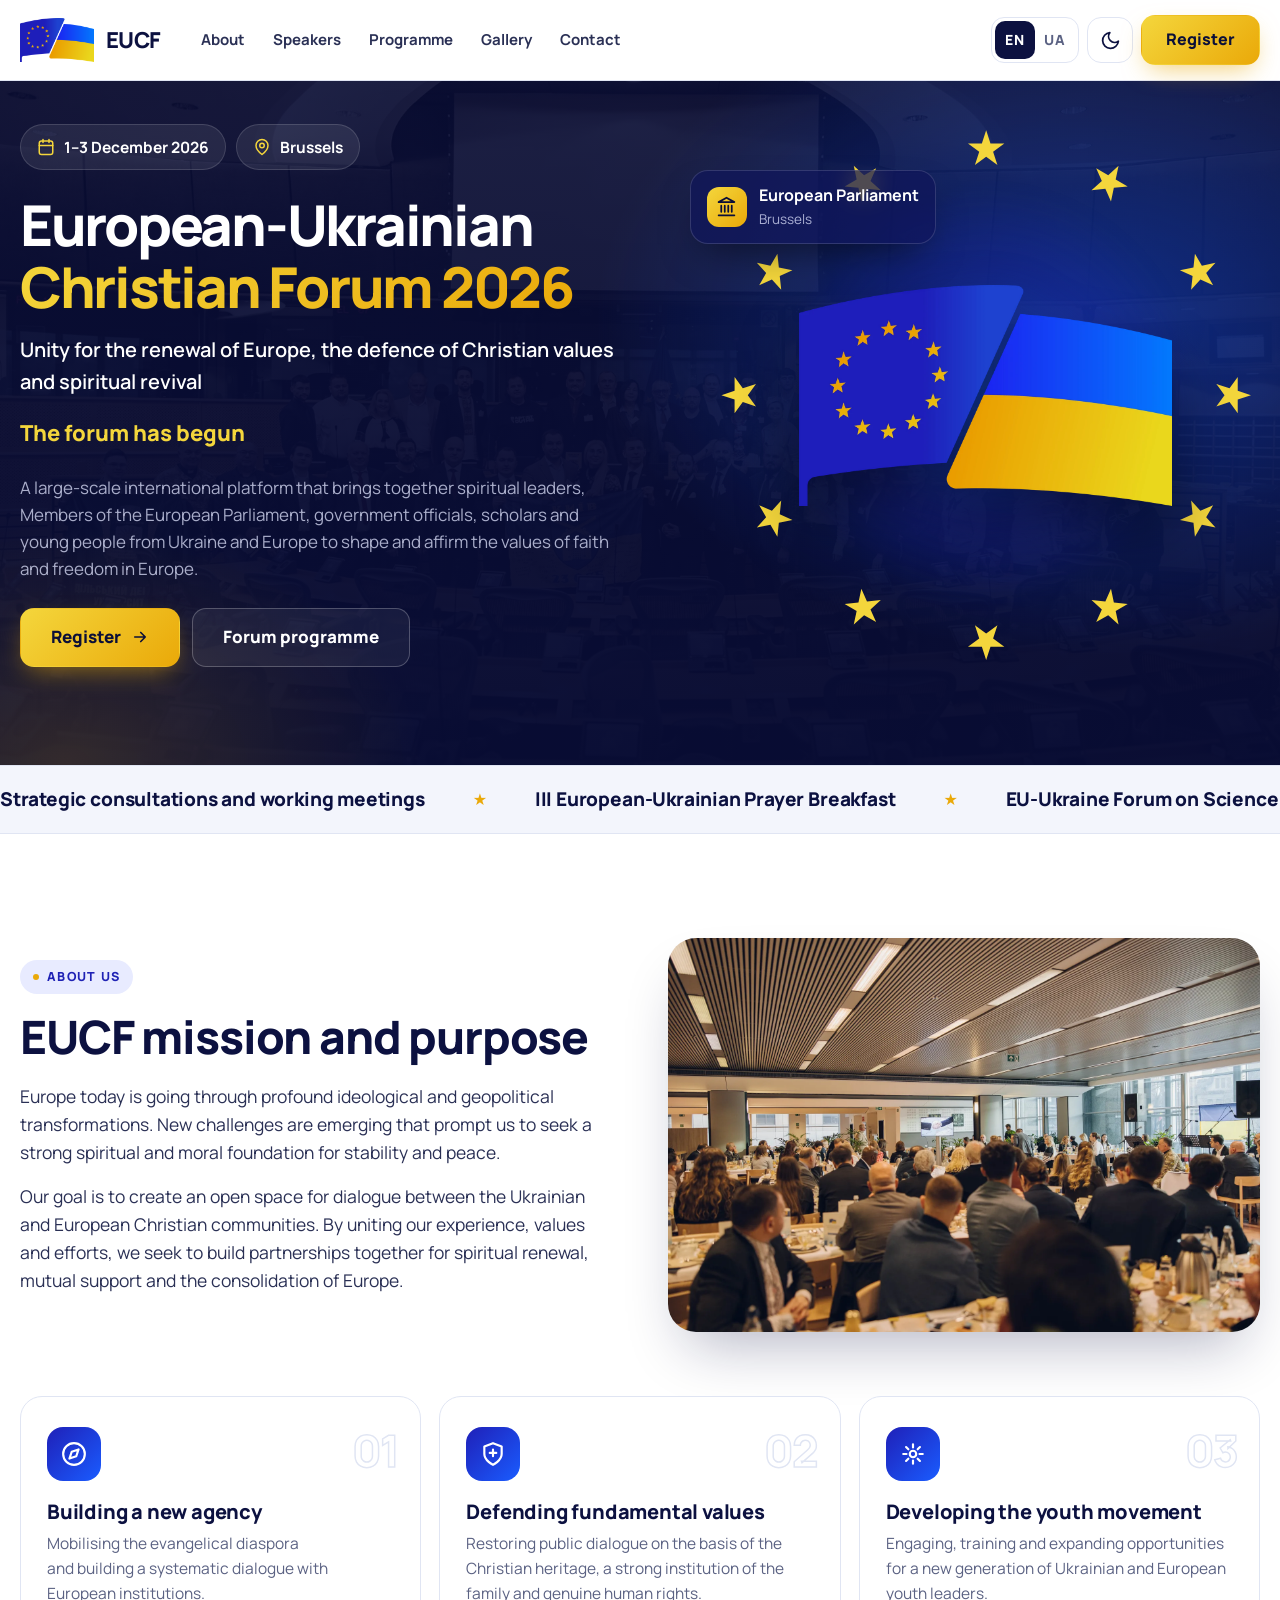
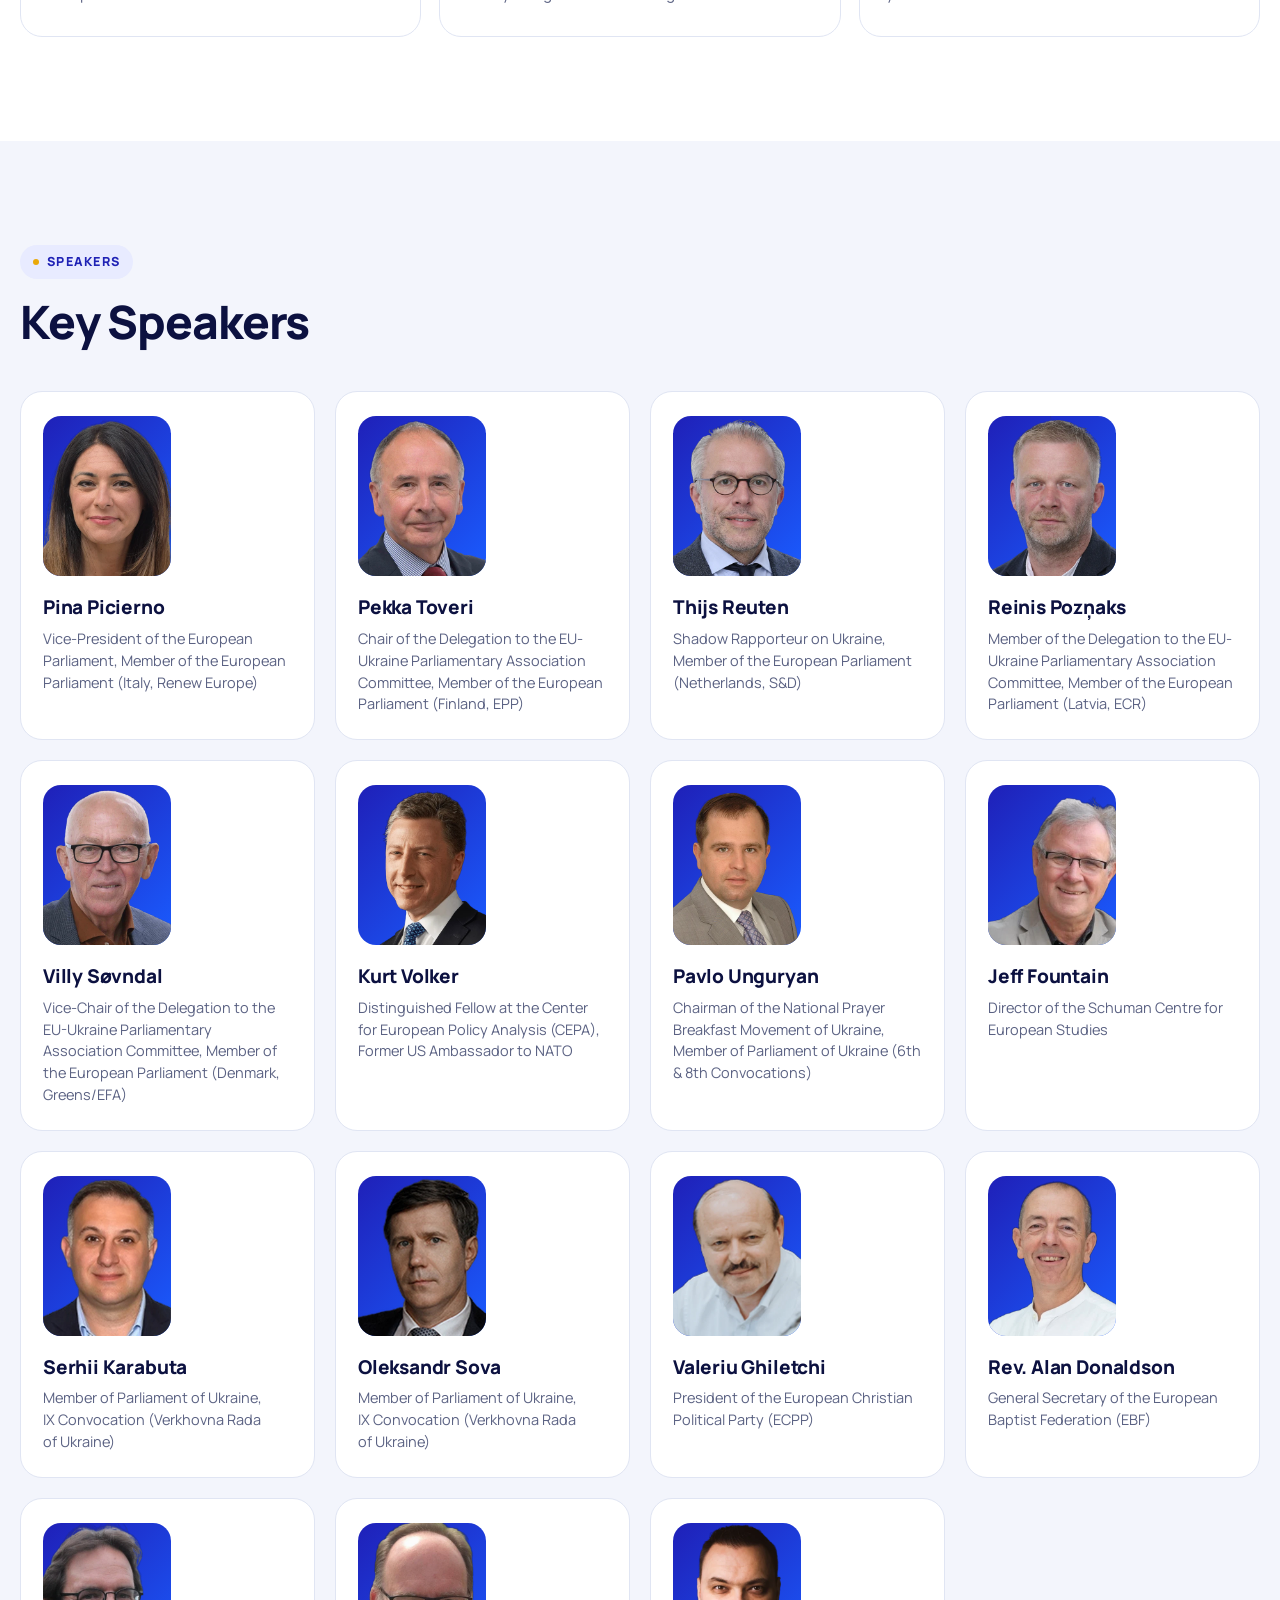
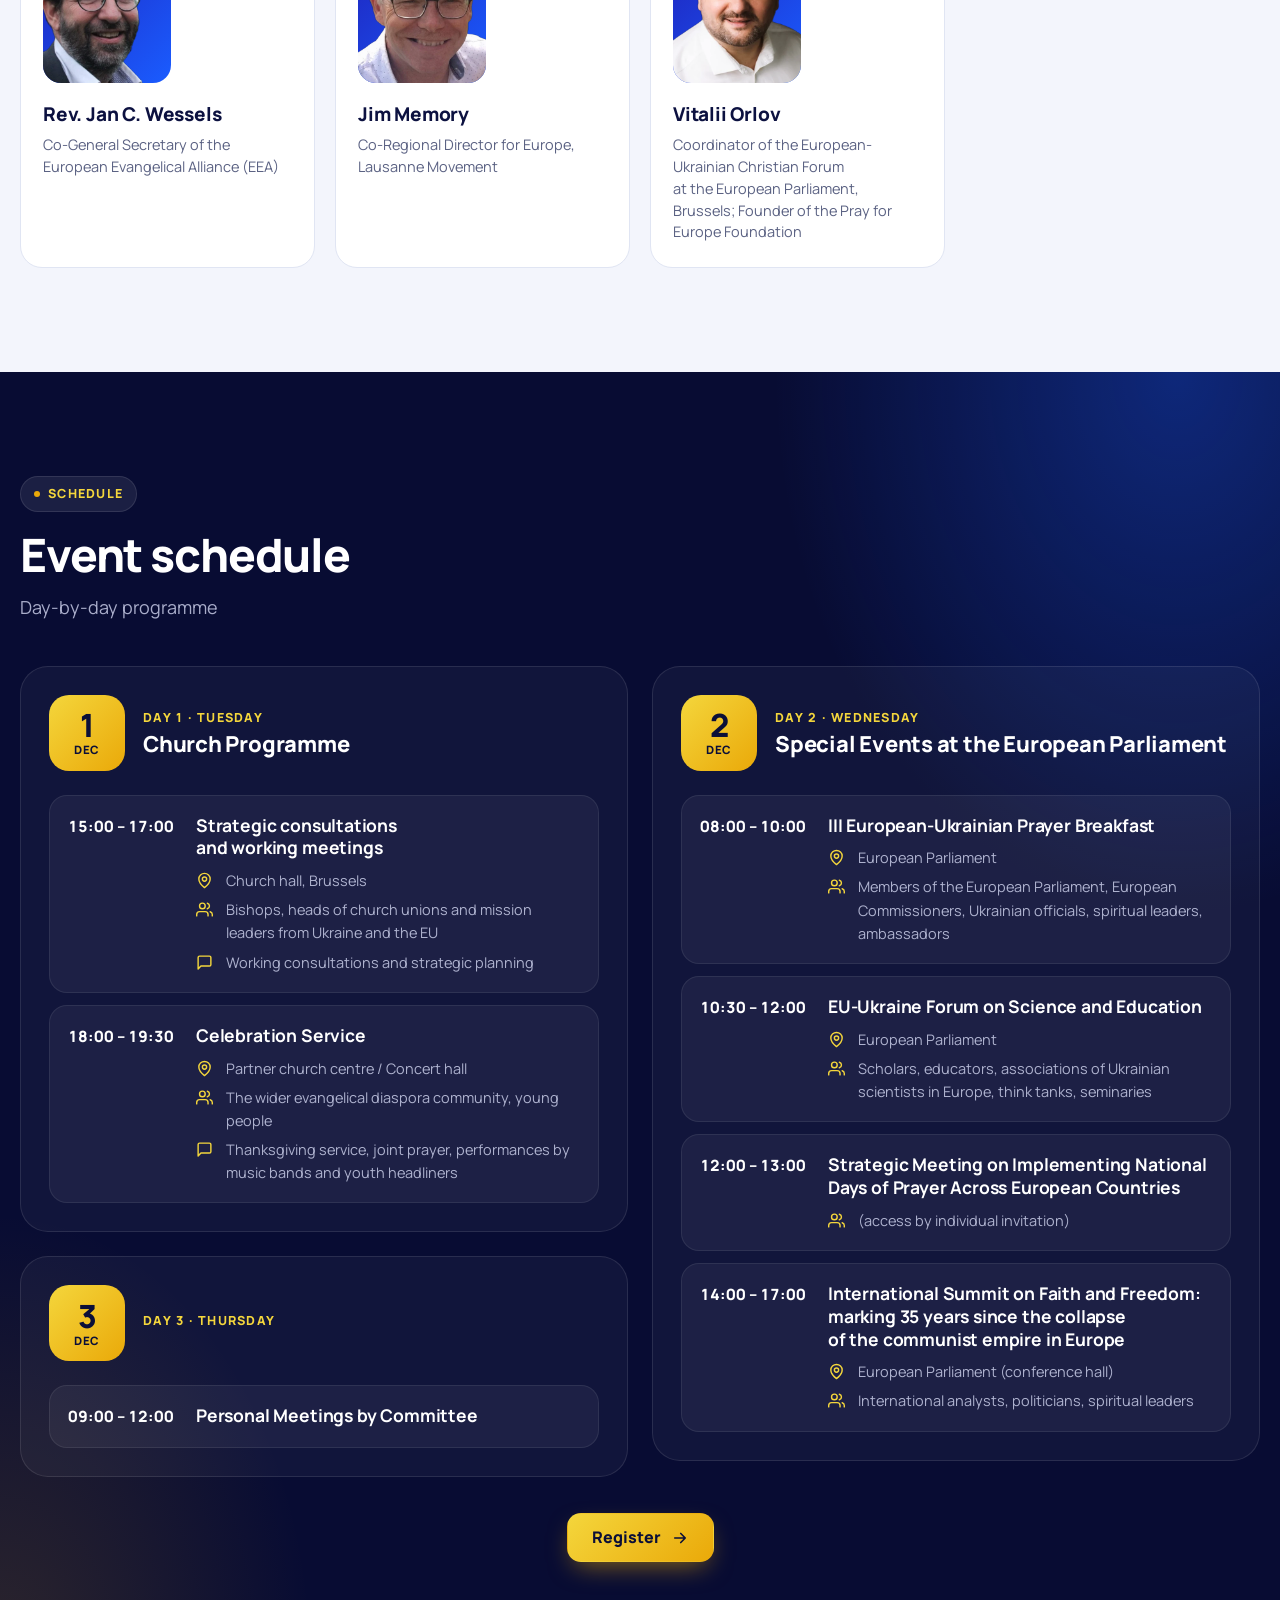
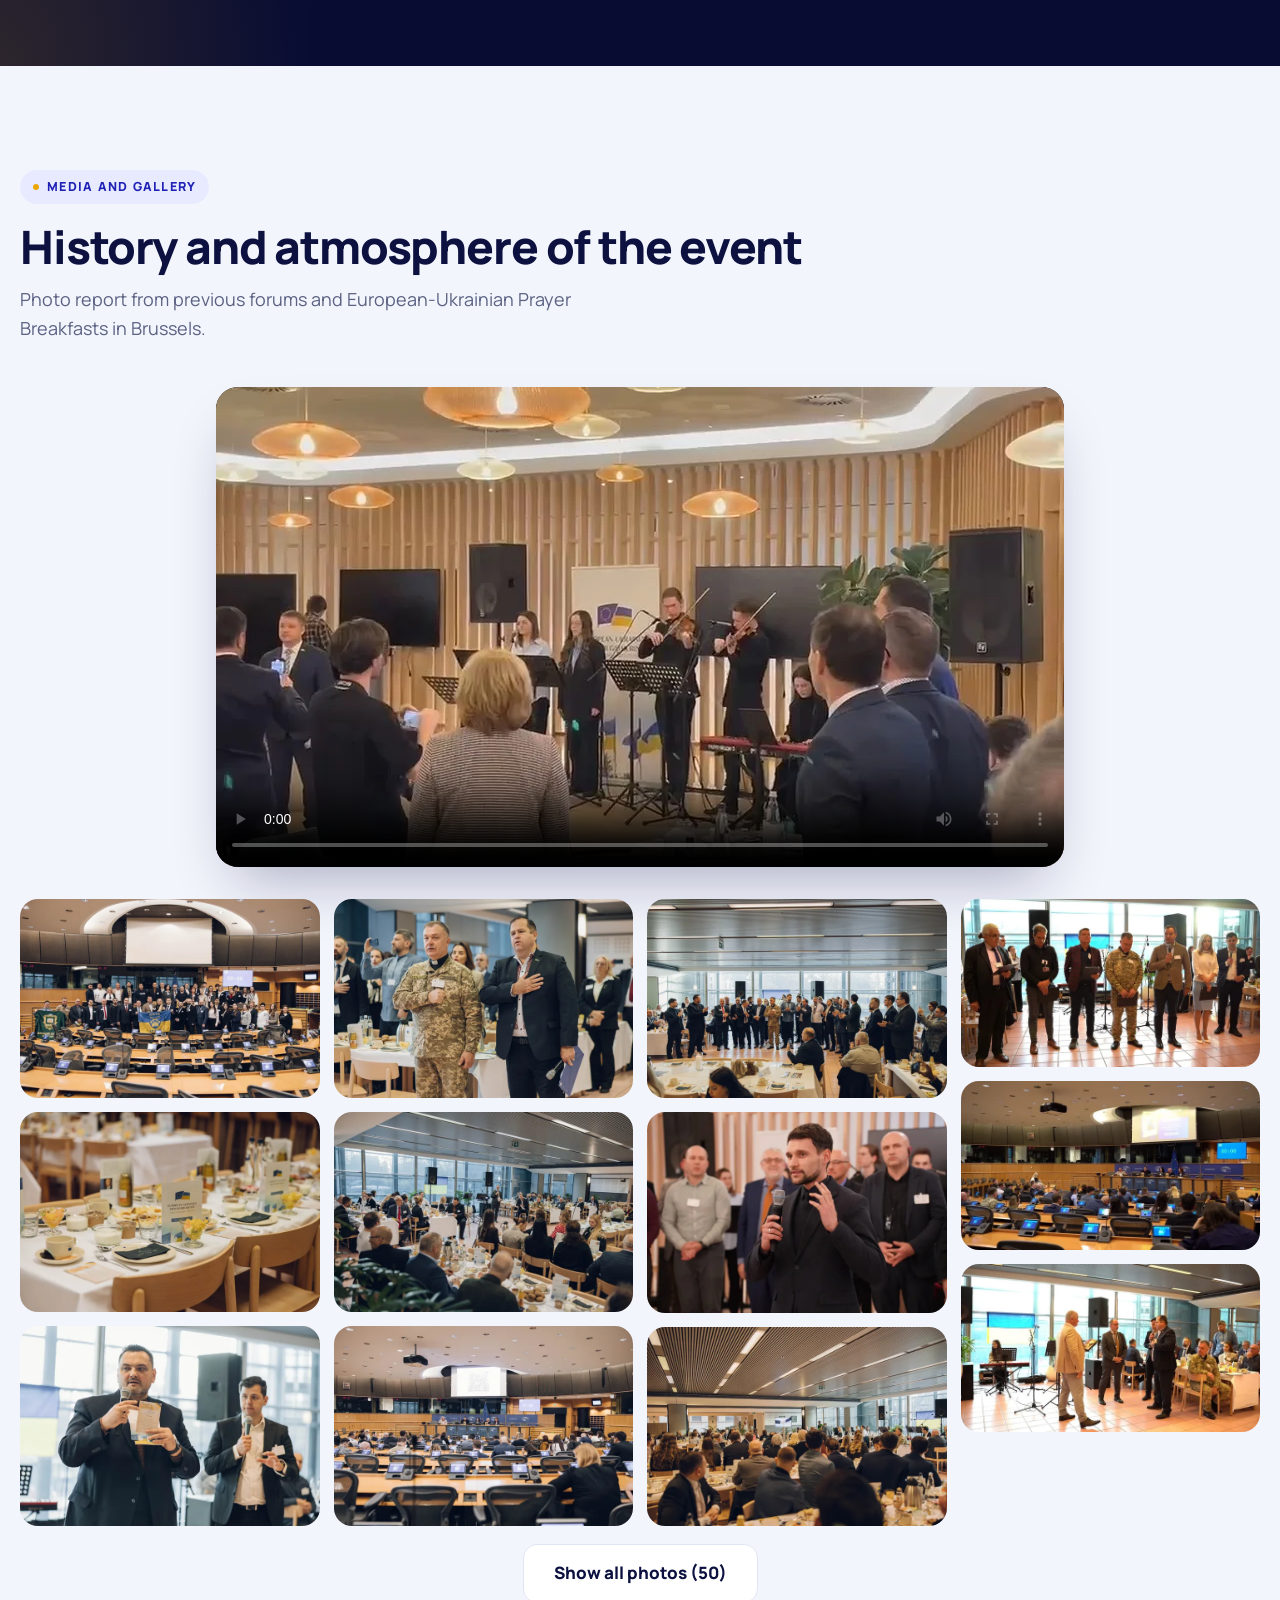
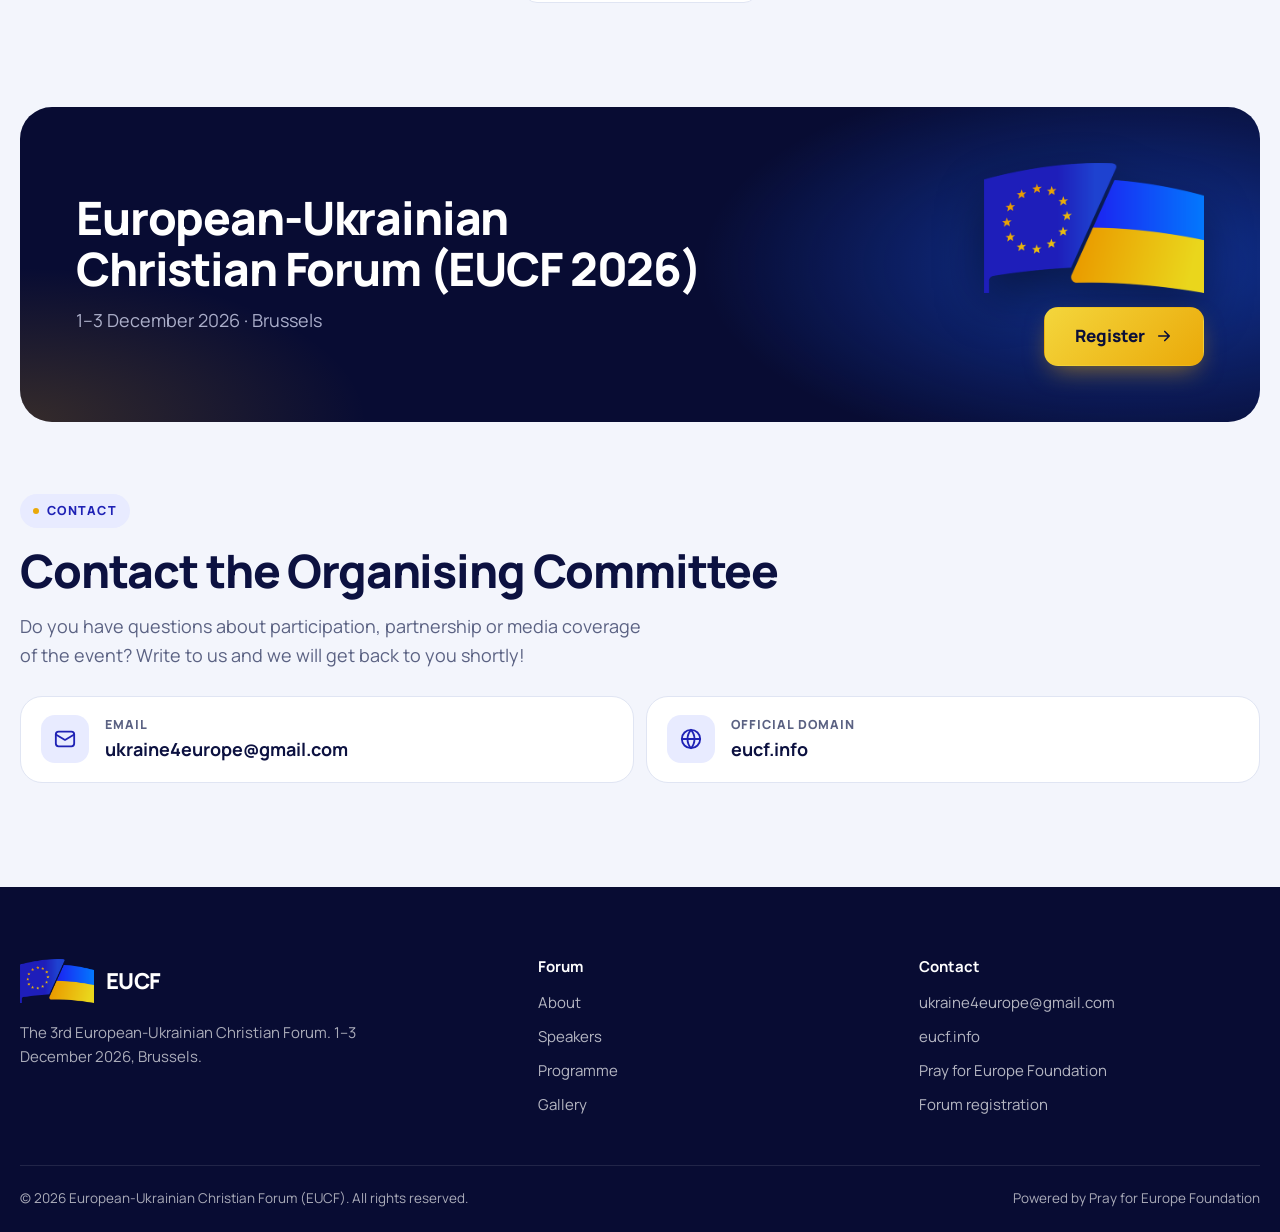
<file: index.html>
<!doctype html>
<html lang="en">
<head>
<meta charset="utf-8">
<meta name="viewport" content="width=device-width, initial-scale=1">
<title>European-Ukrainian Christian Forum (EUCF 2026)</title>
<meta name="theme-color" content="#080c33">
<link rel="icon" type="image/png" href="img/favicon.png">
<link rel="apple-touch-icon" href="img/apple-touch-icon.png">
<link rel="preconnect" href="https://fonts.googleapis.com">
<link rel="preconnect" href="https://fonts.gstatic.com" crossorigin>
<link href="https://fonts.googleapis.com/css2?family=Manrope:wght@500;600;700;800&display=swap&subset=cyrillic" rel="stylesheet">
<script>
  document.documentElement.classList.add('js');
  try { var t = localStorage.getItem('theme'); if (t === 'dark' || t === 'light') document.documentElement.setAttribute('data-theme', t); } catch (e) {}
</script>
<link rel="stylesheet" href="style.css?v=24">
</head>
<body>

<svg width="0" height="0" style="position:absolute" aria-hidden="true">
  <symbol id="i-arrow" viewBox="0 0 24 24"><path fill="none" stroke="currentColor" stroke-width="2.2" stroke-linecap="round" stroke-linejoin="round" d="M5 12h14M13 6l6 6-6 6"/></symbol>
  <symbol id="i-ext" viewBox="0 0 24 24"><path fill="none" stroke="currentColor" stroke-width="2.2" stroke-linecap="round" stroke-linejoin="round" d="M7 17 17 7M8 7h9v9"/></symbol>
  <symbol id="i-cal" viewBox="0 0 24 24"><g fill="none" stroke="currentColor" stroke-width="2" stroke-linecap="round" stroke-linejoin="round"><rect x="3" y="4" width="18" height="18" rx="3"/><path d="M16 2v4M8 2v4M3 10h18"/></g></symbol>
  <symbol id="i-pin" viewBox="0 0 24 24"><g fill="none" stroke="currentColor" stroke-width="2" stroke-linecap="round" stroke-linejoin="round"><path d="M20 10c0 6-8 12-8 12s-8-6-8-12a8 8 0 0 1 16 0z"/><circle cx="12" cy="10" r="3"/></g></symbol>
  <symbol id="i-users" viewBox="0 0 24 24"><g fill="none" stroke="currentColor" stroke-width="2" stroke-linecap="round" stroke-linejoin="round"><path d="M17 21v-2a4 4 0 0 0-4-4H5a4 4 0 0 0-4 4v2"/><circle cx="9" cy="7" r="4"/><path d="M23 21v-2a4 4 0 0 0-3-3.87M16 3.13a4 4 0 0 1 0 7.75"/></g></symbol>
  <symbol id="i-format" viewBox="0 0 24 24"><g fill="none" stroke="currentColor" stroke-width="2" stroke-linecap="round" stroke-linejoin="round"><path d="M21 15a2 2 0 0 1-2 2H7l-4 4V5a2 2 0 0 1 2-2h14a2 2 0 0 1 2 2z"/></g></symbol>
  <symbol id="i-landmark" viewBox="0 0 24 24"><g fill="none" stroke="currentColor" stroke-width="2" stroke-linecap="round" stroke-linejoin="round"><path d="M3 22h18M6 18v-7M10 18v-7M14 18v-7M18 18v-7M12 2l9 5H3z"/></g></symbol>
  <symbol id="i-star" viewBox="0 0 24 24"><path fill="currentColor" d="m12 2 2.9 6.6 7.1.6-5.4 4.7 1.6 7L12 17.3 5.8 21l1.6-7L2 9.2l7.1-.6z"/></symbol>
  <symbol id="i-mail" viewBox="0 0 24 24"><g fill="none" stroke="currentColor" stroke-width="2" stroke-linecap="round" stroke-linejoin="round"><rect x="2" y="4" width="20" height="16" rx="3"/><path d="m22 7-10 6L2 7"/></g></symbol>
  <symbol id="i-globe" viewBox="0 0 24 24"><g fill="none" stroke="currentColor" stroke-width="2" stroke-linecap="round" stroke-linejoin="round"><circle cx="12" cy="12" r="10"/><path d="M2 12h20M12 2a15 15 0 0 1 0 20 15 15 0 0 1 0-20z"/></g></symbol>
  <symbol id="i-compass" viewBox="0 0 24 24"><g fill="none" stroke="currentColor" stroke-width="2" stroke-linecap="round" stroke-linejoin="round"><circle cx="12" cy="12" r="10"/><path d="m16.2 7.8-2.1 6.3-6.3 2.1 2.1-6.3z"/></g></symbol>
  <symbol id="i-shield" viewBox="0 0 24 24"><g fill="none" stroke="currentColor" stroke-width="2" stroke-linecap="round" stroke-linejoin="round"><path d="M12 22s8-4 8-10V5l-8-3-8 3v7c0 6 8 10 8 10z"/><path d="M12 8v6M9 11h6"/></g></symbol>
  <symbol id="i-spark" viewBox="0 0 24 24"><g fill="none" stroke="currentColor" stroke-width="2" stroke-linecap="round" stroke-linejoin="round"><path d="M12 3v3M12 18v3M3 12h3M18 12h3M5.6 5.6l2.1 2.1M16.3 16.3l2.1 2.1M5.6 18.4l2.1-2.1M16.3 7.7l2.1-2.1"/><circle cx="12" cy="12" r="3"/></g></symbol>
  <symbol id="i-moon" viewBox="0 0 24 24"><path fill="none" stroke="currentColor" stroke-width="2" stroke-linecap="round" stroke-linejoin="round" d="M21 12.8A9 9 0 1 1 11.2 3a7 7 0 0 0 9.8 9.8z"/></symbol>
  <symbol id="i-sun" viewBox="0 0 24 24"><g fill="none" stroke="currentColor" stroke-width="2" stroke-linecap="round"><circle cx="12" cy="12" r="4.5"/><path d="M12 2v2M12 20v2M4.9 4.9l1.4 1.4M17.7 17.7l1.4 1.4M2 12h2M20 12h2M4.9 19.1l1.4-1.4M17.7 6.3l1.4-1.4"/></g></symbol>
  <symbol id="i-x" viewBox="0 0 24 24"><path fill="none" stroke="currentColor" stroke-width="2.2" stroke-linecap="round" d="M6 6l12 12M18 6 6 18"/></symbol>
  <symbol id="i-left" viewBox="0 0 24 24"><path fill="none" stroke="currentColor" stroke-width="2.2" stroke-linecap="round" stroke-linejoin="round" d="m15 18-6-6 6-6"/></symbol>
  <symbol id="i-right" viewBox="0 0 24 24"><path fill="none" stroke="currentColor" stroke-width="2.2" stroke-linecap="round" stroke-linejoin="round" d="m9 18 6-6-6-6"/></symbol>
  <symbol id="eu-star" viewBox="-3.3 -3.3 6.6 6.6" overflow="visible"><path d="M0.00,-3.20 L0.72,-0.99 L3.04,-0.99 L1.16,0.38 L1.88,2.59 L0.00,1.22 L-1.88,2.59 L-1.16,0.38 L-3.04,-0.99 L-0.72,-0.99Z"/></symbol>
</svg>

<header class="header">
  <div class="container header__inner">
    <a class="brand" href="#top" aria-label="EUCF 2026 — back to top">
      <img src="img/logo-sm.png" alt="EUCF logo — flags of the EU and Ukraine" width="512" height="304">
      <span><b>EUCF</b></span>
    </a>
    <nav class="nav" aria-label="Main menu">
      <a href="#about">About</a>
      <a href="#speakers">Speakers</a>
      <a href="#program">Programme</a>
      <a href="#gallery">Gallery</a>
      <a href="#contact">Contact</a>
    </nav>
    <div class="header__actions">
      <div class="lang" role="group" aria-label="Language">
        <a href="./" hreflang="en" lang="en" aria-current="true">EN</a>
        <a href="ua/" hreflang="uk" lang="uk">UA</a>
      </div>
      <button class="icon-btn" type="button" data-theme-toggle aria-label="Toggle light / dark theme">
        <svg class="i-moon"><use href="#i-moon"/></svg><svg class="i-sun"><use href="#i-sun"/></svg>
      </button>
      <a class="btn btn--accent" href="#contact" data-register target="_blank" rel="noopener">Register</a>
      <button class="icon-btn burger" type="button" aria-label="Open menu" aria-expanded="false" aria-controls="drawer">
        <span class="lines"><span></span><span></span><span></span></span>
      </button>
    </div>
  </div>
</header>

<div class="drawer" id="drawer">
  <div class="drawer__bg" data-drawer-close></div>
  <div class="drawer__panel" role="dialog" aria-label="Menu">
    <div class="drawer__top">
      <span class="brand"><img src="img/logo-sm.png" alt="" width="512" height="304"><span><b>EUCF</b></span></span>
      <button class="icon-btn" type="button" data-drawer-close aria-label="Close menu"><svg><use href="#i-x"/></svg></button>
    </div>
    <nav aria-label="Mobile menu">
      <a href="#about" data-drawer-close>About</a>
      <a href="#speakers" data-drawer-close>Speakers</a>
      <a href="#program" data-drawer-close>Programme</a>
      <a href="#gallery" data-drawer-close>Gallery</a>
      <a href="#contact" data-drawer-close>Contact</a>
    </nav>
    <a class="btn btn--accent btn--lg btn--block" href="#contact" data-register target="_blank" rel="noopener">Register <svg class="arr"><use href="#i-arrow"/></svg></a>
  </div>
</div>

<main id="top">

<section class="hero">
  <div class="hero__photo" aria-hidden="true"></div>
  <div class="container hero__inner">
    <div>
      <div class="hero__meta" data-anim style="--d:.05s">
        <span class="meta-pill"><svg><use href="#i-cal"/></svg>1–3 December 2026</span>
        <span class="meta-pill"><svg><use href="#i-pin"/></svg>Brussels</span>
      </div>
      <h1 data-anim style="--d:.15s">European-Ukrainian <span class="hl">Christian Forum 2026</span></h1>
      <p class="hero__sub" data-anim style="--d:.25s">Unity for the renewal of Europe, the defence of Christian values and spiritual revival</p>
      <div class="countdown" data-countdown="2026-12-01T15:00:00+01:00" data-anim style="--d:.4s">
        <p class="countdown__label">Time remaining until the event</p>
        <div class="countdown__grid" role="timer" aria-live="off">
          <div class="countdown__cell"><b data-cd="d">00</b><span data-cd-l="d">days</span></div>
          <div class="countdown__cell"><b data-cd="h">00</b><span data-cd-l="h">hours</span></div>
          <div class="countdown__cell"><b data-cd="m">00</b><span data-cd-l="m">minutes</span></div>
          <div class="countdown__cell"><b data-cd="s">00</b><span data-cd-l="s">seconds</span></div>
        </div>
        <p class="countdown__done">The forum has begun</p>
      </div>
      <p class="hero__lead" data-anim style="--d:.48s">A large-scale international platform that brings together spiritual leaders, Members of the European Parliament, government officials, scholars and young people from Ukraine and Europe to shape and affirm the values of faith and freedom in Europe.</p>
      <div class="hero__cta" data-anim style="--d:.56s">
        <a class="btn btn--accent btn--lg" href="#contact" data-register target="_blank" rel="noopener">Register <svg class="arr"><use href="#i-arrow"/></svg></a>
        <a class="btn btn--ghost btn--lg" href="#program">Forum programme</a>
      </div>
    </div>

    <div class="stage" data-anim style="--d:.2s" aria-hidden="true">
      <div class="stage__disc"></div>
      <div class="stage__stars">
        <svg viewBox="0 0 100 100" fill="#f4d63c" overflow="visible">
          <g><use href="#eu-star" x="46.4" y="1.6" width="7.2" height="7.2"/></g>
          <g transform="rotate(30 50 50)"><use href="#eu-star" x="46.4" y="1.6" width="7.2" height="7.2"/></g>
          <g transform="rotate(60 50 50)"><use href="#eu-star" x="46.4" y="1.6" width="7.2" height="7.2"/></g>
          <g transform="rotate(90 50 50)"><use href="#eu-star" x="46.4" y="1.6" width="7.2" height="7.2"/></g>
          <g transform="rotate(120 50 50)"><use href="#eu-star" x="46.4" y="1.6" width="7.2" height="7.2"/></g>
          <g transform="rotate(150 50 50)"><use href="#eu-star" x="46.4" y="1.6" width="7.2" height="7.2"/></g>
          <g transform="rotate(180 50 50)"><use href="#eu-star" x="46.4" y="1.6" width="7.2" height="7.2"/></g>
          <g transform="rotate(210 50 50)"><use href="#eu-star" x="46.4" y="1.6" width="7.2" height="7.2"/></g>
          <g transform="rotate(240 50 50)"><use href="#eu-star" x="46.4" y="1.6" width="7.2" height="7.2"/></g>
          <g transform="rotate(270 50 50)"><use href="#eu-star" x="46.4" y="1.6" width="7.2" height="7.2"/></g>
          <g transform="rotate(300 50 50)"><use href="#eu-star" x="46.4" y="1.6" width="7.2" height="7.2"/></g>
          <g transform="rotate(330 50 50)"><use href="#eu-star" x="46.4" y="1.6" width="7.2" height="7.2"/></g>
        </svg>
      </div>
      <div class="stage__logo"><img src="img/logo.webp" alt="" width="1200" height="712"></div>
      <div class="chip chip--a"><span class="chip__ico"><svg><use href="#i-landmark"/></svg></span><span><b>European Parliament</b>Brussels</span></div>
    </div>
  </div>
</section>

<div class="marquee" aria-hidden="true">
  <div class="marquee__track">
    <span>Strategic consultations and working meetings</span><span>III European-Ukrainian Prayer Breakfast</span><span>EU-Ukraine Forum on Science and Education</span><span>International Summit on Faith and Freedom</span><span>Strategic consultations and working meetings</span><span>III European-Ukrainian Prayer Breakfast</span><span>EU-Ukraine Forum on Science and Education</span><span>International Summit on Faith and Freedom</span>
    <span>Strategic consultations and working meetings</span><span>III European-Ukrainian Prayer Breakfast</span><span>EU-Ukraine Forum on Science and Education</span><span>International Summit on Faith and Freedom</span><span>Strategic consultations and working meetings</span><span>III European-Ukrainian Prayer Breakfast</span><span>EU-Ukraine Forum on Science and Education</span><span>International Summit on Faith and Freedom</span>
  </div>
</div>

<section class="section" id="about">
  <div class="container">
    <div class="about">
      <div class="about__text" data-reveal>
        <span class="eyebrow">About us</span>
        <h2>EUCF mission and purpose</h2>
        <p>Europe today is going through profound ideological and geopolitical transformations. New challenges are emerging that prompt us to seek a strong spiritual and moral foundation for stability and peace.</p>
        <p>Our goal is to create an open space for dialogue between the Ukrainian and European Christian communities. By uniting our experience, values and efforts, we seek to build partnerships together for spiritual renewal, mutual support and the consolidation of Europe.</p>
      </div>
      <figure class="photo" data-reveal style="--d:.12s">
        <img src="img/gallery/forum-05.webp" alt="Photo report from previous forums in Brussels" width="1800" height="1200" loading="lazy">
      </figure>
    </div>


    <div class="goals">
      <article class="goal" data-reveal>
        <span class="goal__no" aria-hidden="true">01</span>
        <div class="goal__ico"><svg><use href="#i-compass"/></svg></div>
        <h3>Building a new agency</h3>
        <p>Mobilising the evangelical diaspora and building a systematic dialogue with European institutions.</p>
      </article>
      <article class="goal" data-reveal style="--d:.1s">
        <span class="goal__no" aria-hidden="true">02</span>
        <div class="goal__ico"><svg><use href="#i-shield"/></svg></div>
        <h3>Defending fundamental values</h3>
        <p>Restoring public dialogue on the basis of the Christian heritage, a strong institution of the family and genuine human rights.</p>
      </article>
      <article class="goal" data-reveal style="--d:.2s">
        <span class="goal__no" aria-hidden="true">03</span>
        <div class="goal__ico"><svg><use href="#i-spark"/></svg></div>
        <h3>Developing the youth movement</h3>
        <p>Engaging, training and expanding opportunities for a new generation of Ukrainian and European youth leaders.</p>
      </article>
    </div>
  </div>
</section>

<section class="section section--alt" id="speakers">
  <div class="container">
    <div class="section__head" data-reveal>
      <div>
        <span class="eyebrow">Speakers</span>
        <h2>Key Speakers</h2>
      </div>
    </div>
    <div class="speakers">
      <article class="speaker" data-reveal>
        <div class="avatar"><span class="avatar__ring"></span><span class="avatar__in"><img class="avatar__img" src="media/speakers/picierno.webp" alt="Pina Picierno" width="400" height="500" loading="lazy" decoding="async"></span></div>
        <div class="speaker__body">
          <h3>Pina Picierno</h3>
          <p>Vice-President of the European Parliament, Member of the European Parliament (Italy, Renew Europe)</p>
        </div>
      </article>
      <article class="speaker" data-reveal style="--d:0.08s">
        <div class="avatar"><span class="avatar__ring"></span><span class="avatar__in"><img class="avatar__img" src="media/speakers/toveri.webp" alt="Pekka Toveri" width="400" height="500" loading="lazy" decoding="async"></span></div>
        <div class="speaker__body">
          <h3>Pekka Toveri</h3>
          <p>Chair of the Delegation to the EU-Ukraine Parliamentary Association Committee, Member of the European Parliament (Finland, EPP)</p>
        </div>
      </article>
      <article class="speaker" data-reveal style="--d:0.16s">
        <div class="avatar"><span class="avatar__ring"></span><span class="avatar__in"><img class="avatar__img" src="media/speakers/reuten.webp" alt="Thijs Reuten" width="400" height="500" loading="lazy" decoding="async"></span></div>
        <div class="speaker__body">
          <h3>Thijs Reuten</h3>
          <p>Shadow Rapporteur on Ukraine, Member of the European Parliament (Netherlands, S&amp;D)</p>
        </div>
      </article>
      <article class="speaker" data-reveal style="--d:0.24s">
        <div class="avatar"><span class="avatar__ring"></span><span class="avatar__in"><img class="avatar__img" src="media/speakers/poznaks.webp" alt="Reinis Pozņaks" width="400" height="500" loading="lazy" decoding="async"></span></div>
        <div class="speaker__body">
          <h3>Reinis Pozņaks</h3>
          <p>Member of the Delegation to the EU-Ukraine Parliamentary Association Committee, Member of the European Parliament (Latvia, ECR)</p>
        </div>
      </article>
      <article class="speaker" data-reveal>
        <div class="avatar"><span class="avatar__ring"></span><span class="avatar__in"><img class="avatar__img" src="media/speakers/sovndal.webp" alt="Villy Søvndal" width="400" height="500" loading="lazy" decoding="async"></span></div>
        <div class="speaker__body">
          <h3>Villy Søvndal</h3>
          <p>Vice-Chair of the Delegation to the EU-Ukraine Parliamentary Association Committee, Member of the European Parliament (Denmark, Greens/EFA)</p>
        </div>
      </article>
      <article class="speaker" data-reveal style="--d:0.08s">
        <div class="avatar"><span class="avatar__ring"></span><span class="avatar__in"><img class="avatar__img" src="media/speakers/volker.webp" alt="Kurt Volker" width="400" height="500" loading="lazy" decoding="async"></span></div>
        <div class="speaker__body">
          <h3>Kurt Volker</h3>
          <p>Distinguished Fellow at the Center for European Policy Analysis (CEPA), Former US Ambassador to NATO</p>
        </div>
      </article>
      <article class="speaker" data-reveal style="--d:0.16s">
        <div class="avatar"><span class="avatar__ring"></span><span class="avatar__in"><img class="avatar__img" src="media/speakers/unhurian.webp" alt="Pavlo Unguryan" width="400" height="500" loading="lazy" decoding="async"></span></div>
        <div class="speaker__body">
          <h3>Pavlo Unguryan</h3>
          <p>Chairman of the National Prayer Breakfast Movement of Ukraine, Member of Parliament of Ukraine (6th &amp; 8th Convocations)</p>
        </div>
      </article>
      <article class="speaker" data-reveal style="--d:0.24s">
        <div class="avatar"><span class="avatar__ring"></span><span class="avatar__in"><img class="avatar__img" src="media/speakers/fountain.webp" alt="Jeff Fountain" width="400" height="500" loading="lazy" decoding="async"></span></div>
        <div class="speaker__body">
          <h3>Jeff Fountain</h3>
          <p>Director of the Schuman Centre for European Studies</p>
        </div>
      </article>
      <article class="speaker" data-reveal>
        <div class="avatar"><span class="avatar__ring"></span><span class="avatar__in"><img class="avatar__img" src="media/speakers/karabuta.webp" alt="Serhii Karabuta" width="400" height="500" loading="lazy" decoding="async"></span></div>
        <div class="speaker__body">
          <h3>Serhii Karabuta</h3>
          <p>Member of Parliament of Ukraine, IX Convocation (Verkhovna Rada of Ukraine)</p>
        </div>
      </article>
      <article class="speaker" data-reveal style="--d:0.08s">
        <div class="avatar"><span class="avatar__ring"></span><span class="avatar__in"><img class="avatar__img" src="media/speakers/sova.webp" alt="Oleksandr Sova" width="400" height="500" loading="lazy" decoding="async"></span></div>
        <div class="speaker__body">
          <h3>Oleksandr Sova</h3>
          <p>Member of Parliament of Ukraine, IX Convocation (Verkhovna Rada of Ukraine)</p>
        </div>
      </article>
      <article class="speaker" data-reveal style="--d:0.16s">
        <div class="avatar"><span class="avatar__ring"></span><span class="avatar__in"><img class="avatar__img" src="media/speakers/ghiletchi.webp" alt="Valeriu Ghiletchi" width="400" height="500" loading="lazy" decoding="async"></span></div>
        <div class="speaker__body">
          <h3>Valeriu Ghiletchi</h3>
          <p>President of the European Christian Political Party (ECPP)</p>
        </div>
      </article>
      <article class="speaker" data-reveal style="--d:0.24s">
        <div class="avatar"><span class="avatar__ring"></span><span class="avatar__in"><img class="avatar__img" src="media/speakers/donaldson.webp" alt="Rev. Alan Donaldson" width="400" height="500" loading="lazy" decoding="async"></span></div>
        <div class="speaker__body">
          <h3>Rev. Alan Donaldson</h3>
          <p>General Secretary of the European Baptist Federation (EBF)</p>
        </div>
      </article>
      <article class="speaker" data-reveal>
        <div class="avatar"><span class="avatar__ring"></span><span class="avatar__in"><img class="avatar__img" src="media/speakers/wessels.webp" alt="Rev. Jan C. Wessels" width="400" height="500" loading="lazy" decoding="async"></span></div>
        <div class="speaker__body">
          <h3>Rev. Jan C. Wessels</h3>
          <p>Co-General Secretary of the European Evangelical Alliance (EEA)</p>
        </div>
      </article>
      <article class="speaker" data-reveal style="--d:0.08s">
        <div class="avatar"><span class="avatar__ring"></span><span class="avatar__in"><img class="avatar__img" src="media/speakers/memory.webp" alt="Jim Memory" width="400" height="500" loading="lazy" decoding="async"></span></div>
        <div class="speaker__body">
          <h3>Jim Memory</h3>
          <p>Co-Regional Director for Europe, Lausanne Movement</p>
        </div>
      </article>
      <article class="speaker" data-reveal style="--d:0.16s">
        <div class="avatar"><span class="avatar__ring"></span><span class="avatar__in"><img class="avatar__img" src="media/speakers/orlov.webp" alt="Vitalii Orlov" width="400" height="500" loading="lazy" decoding="async"></span></div>
        <div class="speaker__body">
          <h3>Vitalii Orlov</h3>
          <p>Coordinator of the European-Ukrainian Christian Forum at the European Parliament, Brussels; Founder of the Pray for Europe Foundation</p>
        </div>
      </article>
    </div>
  </div>
</section>

<section class="section section--dark" id="program">
  <div class="container">
    <div class="section__head" data-reveal>
      <div>
        <span class="eyebrow">Schedule</span>
        <h2>Event schedule</h2>
        <p>Day-by-day programme</p>
      </div>
    </div>

    <div class="days">
      <article class="day" data-reveal>
        <header class="day__head">
          <div class="day__date"><b>1</b><small>Dec</small></div>
          <div><small>Day 1 · Tuesday</small><h3>Church Programme</h3></div>
        </header>
        <ol class="slots">
          <li class="slot">
            <span class="slot__time">15:00 – 17:00</span>
            <div>
              <h4>Strategic consultations and working meetings</h4>
              <dl>
                <div><dt><svg aria-label="Location"><use href="#i-pin"/></svg></dt><dd>Church hall, Brussels</dd></div>
                <div><dt><svg aria-label="Participants"><use href="#i-users"/></svg></dt><dd>Bishops, heads of church unions and mission leaders from Ukraine and the EU</dd></div>
                <div><dt><svg aria-label="Format"><use href="#i-format"/></svg></dt><dd>Working consultations and strategic planning</dd></div>
              </dl>
            </div>
          </li>
          <li class="slot">
            <span class="slot__time">18:00 – 19:30</span>
            <div>
              <h4>Celebration Service</h4>
              <dl>
                <div><dt><svg aria-label="Location"><use href="#i-pin"/></svg></dt><dd>Partner church centre / Concert hall</dd></div>
                <div><dt><svg aria-label="Participants"><use href="#i-users"/></svg></dt><dd>The wider evangelical diaspora community, young people</dd></div>
                <div><dt><svg aria-label="Format"><use href="#i-format"/></svg></dt><dd>Thanksgiving service, joint prayer, performances by music bands and youth headliners</dd></div>
              </dl>
            </div>
          </li>
        </ol>
      </article>

      <article class="day" data-reveal style="--d:.12s">
        <header class="day__head">
          <div class="day__date"><b>2</b><small>Dec</small></div>
          <div><small>Day 2 · Wednesday</small><h3>Special Events at the European Parliament</h3></div>
        </header>
        <ol class="slots">
          <li class="slot">
            <span class="slot__time">08:00 – 10:00</span>
            <div>
              <h4>III European-Ukrainian Prayer Breakfast</h4>
              <dl>
                <div><dt><svg aria-label="Location"><use href="#i-pin"/></svg></dt><dd>European Parliament</dd></div>
                <div><dt><svg aria-label="Participants"><use href="#i-users"/></svg></dt><dd>Members of the European Parliament, European Commissioners, Ukrainian officials, spiritual leaders, ambassadors</dd></div>
              </dl>
            </div>
          </li>
          <li class="slot">
            <span class="slot__time">10:30 – 12:00</span>
            <div>
              <h4>EU-Ukraine Forum on Science and Education</h4>
              <dl>
                <div><dt><svg aria-label="Location"><use href="#i-pin"/></svg></dt><dd>European Parliament</dd></div>
                <div><dt><svg aria-label="Participants"><use href="#i-users"/></svg></dt><dd>Scholars, educators, associations of Ukrainian scientists in Europe, think tanks, seminaries</dd></div>
              </dl>
            </div>
          </li>
          <li class="slot">
            <span class="slot__time">12:00 – 13:00</span>
            <div>
              <h4>Strategic Meeting on Implementing National Days of Prayer Across European Countries</h4>
              <dl>
                <div><dt><svg aria-label="Participants"><use href="#i-users"/></svg></dt><dd>(access by individual invitation)</dd></div>
              </dl>
            </div>
          </li>
          <li class="slot">
            <span class="slot__time">14:00 – 17:00</span>
            <div>
              <h4>International Summit on Faith and Freedom: marking 35 years since the collapse of the communist empire in Europe</h4>
              <dl>
                <div><dt><svg aria-label="Location"><use href="#i-pin"/></svg></dt><dd>European Parliament (conference hall)</dd></div>
                <div><dt><svg aria-label="Participants"><use href="#i-users"/></svg></dt><dd>International analysts, politicians, spiritual leaders</dd></div>
              </dl>
            </div>
          </li>
        </ol>
      </article>

      <article class="day" data-reveal style="--d:.24s">
        <header class="day__head">
          <div class="day__date"><b>3</b><small>Dec</small></div>
          <div><small>Day 3 · Thursday</small></div>
        </header>
        <ol class="slots">
          <li class="slot">
            <span class="slot__time">09:00 – 12:00</span>
            <div>
              <h4>Personal Meetings by Committee</h4>
            </div>
          </li>
        </ol>
      </article>
    </div>

    <div class="schedule__cta" data-reveal>
      <a class="btn btn--accent" href="#contact" data-register target="_blank" rel="noopener">Register <svg class="arr"><use href="#i-arrow"/></svg></a>
    </div>
  </div>
</section>

<section class="section section--alt" id="gallery">
  <div class="container">
    <div class="section__head" data-reveal>
      <div>
        <span class="eyebrow">Media and gallery</span>
        <h2>History and atmosphere of the event</h2>
        <p>Photo report from previous forums and European-Ukrainian Prayer Breakfasts in Brussels.</p>
      </div>
    </div>
    <figure class="video" data-reveal>
      <video controls playsinline preload="metadata" poster="media/forum-video-poster.webp" width="848" height="480" aria-label="Video from a previous forum">
        <source src="media/forum-video.mp4" type="video/mp4">
      </video>
    </figure>
    <div class="gallery" data-gallery>
      <button class="gallery__item" type="button" data-full="img/gallery/forum-13.webp" data-reveal><img src="img/gallery/forum-13-sm.webp" alt="Photo report from previous forums — photo 1 of 50" width="720" height="480" loading="lazy"></button>
      <button class="gallery__item" type="button" data-full="img/gallery/forum-01.webp" data-reveal><img src="img/gallery/forum-01-sm.webp" alt="Photo report from previous forums — photo 2 of 50" width="720" height="480" loading="lazy"></button>
      <button class="gallery__item" type="button" data-full="img/gallery/forum-06.webp" data-reveal><img src="img/gallery/forum-06-sm.webp" alt="Photo report from previous forums — photo 3 of 50" width="720" height="480" loading="lazy"></button>
      <button class="gallery__item" type="button" data-full="img/gallery/forum-02.webp" data-reveal><img src="img/gallery/forum-02-sm.webp" alt="Photo report from previous forums — photo 4 of 50" width="720" height="480" loading="lazy"></button>
      <button class="gallery__item" type="button" data-full="img/gallery/forum-03.webp" data-reveal><img src="img/gallery/forum-03-sm.webp" alt="Photo report from previous forums — photo 5 of 50" width="720" height="480" loading="lazy"></button>
      <button class="gallery__item" type="button" data-full="img/gallery/forum-11.webp" data-reveal><img src="img/gallery/forum-11-sm.webp" alt="Photo report from previous forums — photo 6 of 50" width="720" height="480" loading="lazy"></button>
      <button class="gallery__item" type="button" data-full="img/gallery/forum-07.webp" data-reveal><img src="img/gallery/forum-07-sm.webp" alt="Photo report from previous forums — photo 7 of 50" width="720" height="480" loading="lazy"></button>
      <button class="gallery__item" type="button" data-full="img/gallery/forum-41.webp" data-reveal><img src="img/gallery/forum-41-sm.webp" alt="Photo report from previous forums — photo 8 of 50" width="640" height="428" loading="lazy"></button>
      <button class="gallery__item" type="button" data-full="img/gallery/forum-05.webp" data-reveal><img src="img/gallery/forum-05-sm.webp" alt="Photo report from previous forums — photo 9 of 50" width="720" height="480" loading="lazy"></button>
      <button class="gallery__item" type="button" data-full="img/gallery/forum-14.webp" data-reveal><img src="img/gallery/forum-14-sm.webp" alt="Photo report from previous forums — photo 10 of 50" width="640" height="360" loading="lazy"></button>
      <button class="gallery__item" type="button" data-full="img/gallery/forum-15.webp" data-reveal><img src="img/gallery/forum-15-sm.webp" alt="Photo report from previous forums — photo 11 of 50" width="640" height="360" loading="lazy"></button>
      <button class="gallery__item" type="button" data-full="img/gallery/forum-17.webp" data-reveal><img src="img/gallery/forum-17-sm.webp" alt="Photo report from previous forums — photo 12 of 50" width="640" height="360" loading="lazy"></button>
    </div>
    <div class="gallery gallery--extra" data-gallery data-gallery-extra hidden>
      <button class="gallery__item" type="button" data-full="img/gallery/forum-18.webp" data-reveal><img src="img/gallery/forum-18-sm.webp" alt="Photo report from previous forums — photo 13 of 50" width="640" height="360" loading="lazy"></button>
      <button class="gallery__item" type="button" data-full="img/gallery/forum-20.webp" data-reveal><img src="img/gallery/forum-20-sm.webp" alt="Photo report from previous forums — photo 14 of 50" width="640" height="360" loading="lazy"></button>
      <button class="gallery__item" type="button" data-full="img/gallery/forum-21.webp" data-reveal><img src="img/gallery/forum-21-sm.webp" alt="Photo report from previous forums — photo 15 of 50" width="640" height="853" loading="lazy"></button>
      <button class="gallery__item" type="button" data-full="img/gallery/forum-16.webp" data-reveal><img src="img/gallery/forum-16-sm.webp" alt="Photo report from previous forums — photo 16 of 50" width="640" height="427" loading="lazy"></button>
      <button class="gallery__item" type="button" data-full="img/gallery/forum-23.webp" data-reveal><img src="img/gallery/forum-23-sm.webp" alt="Photo report from previous forums — photo 17 of 50" width="640" height="480" loading="lazy"></button>
      <button class="gallery__item" type="button" data-full="img/gallery/forum-24.webp" data-reveal><img src="img/gallery/forum-24-sm.webp" alt="Photo report from previous forums — photo 18 of 50" width="640" height="480" loading="lazy"></button>
      <button class="gallery__item" type="button" data-full="img/gallery/forum-25.webp" data-reveal><img src="img/gallery/forum-25-sm.webp" alt="Photo report from previous forums — photo 19 of 50" width="640" height="1004" loading="lazy"></button>
      <button class="gallery__item" type="button" data-full="img/gallery/forum-45.webp" data-reveal><img src="img/gallery/forum-45-sm.webp" alt="Photo report from previous forums — photo 20 of 50" width="640" height="427" loading="lazy"></button>
      <button class="gallery__item" type="button" data-full="img/gallery/forum-26.webp" data-reveal><img src="img/gallery/forum-26-sm.webp" alt="Photo report from previous forums — photo 21 of 50" width="640" height="428" loading="lazy"></button>
      <button class="gallery__item" type="button" data-full="img/gallery/forum-22.webp" data-reveal><img src="img/gallery/forum-22-sm.webp" alt="Photo report from previous forums — photo 22 of 50" width="640" height="853" loading="lazy"></button>
      <button class="gallery__item" type="button" data-full="img/gallery/forum-27.webp" data-reveal><img src="img/gallery/forum-27-sm.webp" alt="Photo report from previous forums — photo 23 of 50" width="640" height="428" loading="lazy"></button>
      <button class="gallery__item" type="button" data-full="img/gallery/forum-28.webp" data-reveal><img src="img/gallery/forum-28-sm.webp" alt="Photo report from previous forums — photo 24 of 50" width="640" height="428" loading="lazy"></button>
      <button class="gallery__item" type="button" data-full="img/gallery/forum-29.webp" data-reveal><img src="img/gallery/forum-29-sm.webp" alt="Photo report from previous forums — photo 25 of 50" width="640" height="428" loading="lazy"></button>
      <button class="gallery__item" type="button" data-full="img/gallery/forum-30.webp" data-reveal><img src="img/gallery/forum-30-sm.webp" alt="Photo report from previous forums — photo 26 of 50" width="640" height="428" loading="lazy"></button>
      <button class="gallery__item" type="button" data-full="img/gallery/forum-31.webp" data-reveal><img src="img/gallery/forum-31-sm.webp" alt="Photo report from previous forums — photo 27 of 50" width="640" height="428" loading="lazy"></button>
      <button class="gallery__item" type="button" data-full="img/gallery/forum-32.webp" data-reveal><img src="img/gallery/forum-32-sm.webp" alt="Photo report from previous forums — photo 28 of 50" width="640" height="428" loading="lazy"></button>
      <button class="gallery__item" type="button" data-full="img/gallery/forum-33.webp" data-reveal><img src="img/gallery/forum-33-sm.webp" alt="Photo report from previous forums — photo 29 of 50" width="640" height="428" loading="lazy"></button>
      <button class="gallery__item" type="button" data-full="img/gallery/forum-34.webp" data-reveal><img src="img/gallery/forum-34-sm.webp" alt="Photo report from previous forums — photo 30 of 50" width="640" height="958" loading="lazy"></button>
      <button class="gallery__item" type="button" data-full="img/gallery/forum-35.webp" data-reveal><img src="img/gallery/forum-35-sm.webp" alt="Photo report from previous forums — photo 31 of 50" width="640" height="428" loading="lazy"></button>
      <button class="gallery__item" type="button" data-full="img/gallery/forum-19.webp" data-reveal><img src="img/gallery/forum-19-sm.webp" alt="Photo report from previous forums — photo 32 of 50" width="640" height="360" loading="lazy"></button>
      <button class="gallery__item" type="button" data-full="img/gallery/forum-36.webp" data-reveal><img src="img/gallery/forum-36-sm.webp" alt="Photo report from previous forums — photo 33 of 50" width="640" height="428" loading="lazy"></button>
      <button class="gallery__item" type="button" data-full="img/gallery/forum-37.webp" data-reveal><img src="img/gallery/forum-37-sm.webp" alt="Photo report from previous forums — photo 34 of 50" width="640" height="428" loading="lazy"></button>
      <button class="gallery__item" type="button" data-full="img/gallery/forum-38.webp" data-reveal><img src="img/gallery/forum-38-sm.webp" alt="Photo report from previous forums — photo 35 of 50" width="640" height="428" loading="lazy"></button>
      <button class="gallery__item" type="button" data-full="img/gallery/forum-39.webp" data-reveal><img src="img/gallery/forum-39-sm.webp" alt="Photo report from previous forums — photo 36 of 50" width="640" height="958" loading="lazy"></button>
      <button class="gallery__item" type="button" data-full="img/gallery/forum-04.webp" data-reveal><img src="img/gallery/forum-04-sm.webp" alt="Photo report from previous forums — photo 37 of 50" width="720" height="480" loading="lazy"></button>
      <button class="gallery__item" type="button" data-full="img/gallery/forum-40.webp" data-reveal><img src="img/gallery/forum-40-sm.webp" alt="Photo report from previous forums — photo 38 of 50" width="640" height="428" loading="lazy"></button>
      <button class="gallery__item" type="button" data-full="img/gallery/forum-09.webp" data-reveal><img src="img/gallery/forum-09-sm.webp" alt="Photo report from previous forums — photo 39 of 50" width="720" height="480" loading="lazy"></button>
      <button class="gallery__item" type="button" data-full="img/gallery/forum-42.webp" data-reveal><img src="img/gallery/forum-42-sm.webp" alt="Photo report from previous forums — photo 40 of 50" width="640" height="428" loading="lazy"></button>
      <button class="gallery__item" type="button" data-full="img/gallery/forum-43.webp" data-reveal><img src="img/gallery/forum-43-sm.webp" alt="Photo report from previous forums — photo 41 of 50" width="640" height="428" loading="lazy"></button>
      <button class="gallery__item" type="button" data-full="img/gallery/forum-44.webp" data-reveal><img src="img/gallery/forum-44-sm.webp" alt="Photo report from previous forums — photo 42 of 50" width="640" height="958" loading="lazy"></button>
      <button class="gallery__item" type="button" data-full="img/gallery/forum-46.webp" data-reveal><img src="img/gallery/forum-46-sm.webp" alt="Photo report from previous forums — photo 43 of 50" width="640" height="428" loading="lazy"></button>
      <button class="gallery__item" type="button" data-full="img/gallery/forum-12.webp" data-reveal><img src="img/gallery/forum-12-sm.webp" alt="Photo report from previous forums — photo 44 of 50" width="720" height="480" loading="lazy"></button>
      <button class="gallery__item" type="button" data-full="img/gallery/forum-47.webp" data-reveal><img src="img/gallery/forum-47-sm.webp" alt="Photo report from previous forums — photo 45 of 50" width="640" height="428" loading="lazy"></button>
      <button class="gallery__item" type="button" data-full="img/gallery/forum-48.webp" data-reveal><img src="img/gallery/forum-48-sm.webp" alt="Photo report from previous forums — photo 46 of 50" width="640" height="428" loading="lazy"></button>
      <button class="gallery__item" type="button" data-full="img/gallery/forum-49.webp" data-reveal><img src="img/gallery/forum-49-sm.webp" alt="Photo report from previous forums — photo 47 of 50" width="640" height="428" loading="lazy"></button>
      <button class="gallery__item" type="button" data-full="img/gallery/forum-50.webp" data-reveal><img src="img/gallery/forum-50-sm.webp" alt="Photo report from previous forums — photo 48 of 50" width="640" height="958" loading="lazy"></button>
      <button class="gallery__item" type="button" data-full="img/gallery/forum-51.webp" data-reveal><img src="img/gallery/forum-51-sm.webp" alt="Photo report from previous forums — photo 49 of 50" width="640" height="958" loading="lazy"></button>
      <button class="gallery__item" type="button" data-full="img/gallery/forum-52.webp" data-reveal><img src="img/gallery/forum-52-sm.webp" alt="Photo report from previous forums — photo 50 of 50" width="640" height="958" loading="lazy"></button>
    </div>
    <div class="gallery__more"><button class="btn btn--outline btn--lg" type="button" data-gallery-more>Show all photos (50)</button></div>

  </div>
</section>

<section class="section section--alt" id="contact">
  <div class="container">
    <div class="band" data-reveal>
      <div>
        <h2>European-Ukrainian Christian Forum (EUCF 2026)</h2>
        <p>1–3 December 2026 · Brussels</p>
      </div>
      <div class="band__side">
        <img src="img/logo-sm.png" alt="" width="512" height="304">
        <a class="btn btn--accent btn--lg" href="#contact" data-register target="_blank" rel="noopener">Register <svg class="arr"><use href="#i-arrow"/></svg></a>
      </div>
    </div>

    <div class="contact" style="margin-top:72px">
      <div class="contact__info" data-reveal>
        <span class="eyebrow">Contact</span>
        <h2>Contact the Organising Committee</h2>
        <p>Do you have questions about participation, partnership or media coverage of the event? Write to us and we will get back to you shortly!</p>
        <div class="contact-cards">
          <a class="contact-card" href="mailto:ukraine4europe@gmail.com"><span class="contact-card__ico"><svg><use href="#i-mail"/></svg></span><span><small>Email</small><b>ukraine4europe@gmail.com</b></span></a>
          <a class="contact-card" href="https://eucf.info/"><span class="contact-card__ico"><svg><use href="#i-globe"/></svg></span><span><small>Official domain</small><b>eucf.info</b></span></a>
        </div>
      </div>

    </div>
  </div>
</section>

</main>

<footer class="footer">
  <div class="container">
    <div class="footer__grid">
      <div>
        <a class="brand" href="#top"><img src="img/logo-sm.png" alt="EUCF" width="512" height="304"><span><b>EUCF</b></span></a>
        <p class="footer__about">The 3rd European-Ukrainian Christian Forum. 1–3 December 2026, Brussels.</p>
      </div>
      <div>
        <h4>Forum</h4>
        <ul>
          <li><a href="#about">About</a></li>
          <li><a href="#speakers">Speakers</a></li>
          <li><a href="#program">Programme</a></li>
          <li><a href="#gallery">Gallery</a></li>
        </ul>
      </div>
      <div>
        <h4>Contact</h4>
        <ul>
          <li><a href="mailto:ukraine4europe@gmail.com">ukraine4europe@gmail.com</a></li>
          <li><a href="https://eucf.info/">eucf.info</a></li>
          <li><a href="https://nationaldayofprayer.eu/" data-link="pfe" target="_blank" rel="noopener">Pray for Europe Foundation</a></li>
          <li><a href="#contact" data-register target="_blank" rel="noopener">Forum registration</a></li>
        </ul>
      </div>
    </div>
    <div class="footer__bottom">
      <span>© 2026 European-Ukrainian Christian Forum (EUCF). All rights reserved.</span>
      <span>Powered by Pray for Europe Foundation</span>
    </div>
  </div>
</footer>

<div class="lightbox" id="lightbox" role="dialog" aria-modal="true" aria-label="Photo viewer">
  <img src="[data-uri]" alt="">
  <button class="lightbox__btn lightbox__close" type="button" data-lb="close" aria-label="Close"><svg><use href="#i-x"/></svg></button>
  <button class="lightbox__btn lightbox__prev" type="button" data-lb="prev" aria-label="Previous photo"><svg><use href="#i-left"/></svg></button>
  <button class="lightbox__btn lightbox__next" type="button" data-lb="next" aria-label="Next photo"><svg><use href="#i-right"/></svg></button>
  <span class="lightbox__count"></span>
</div>

<script src="app.js?v=7"></script>
</body>
</html>
</file>
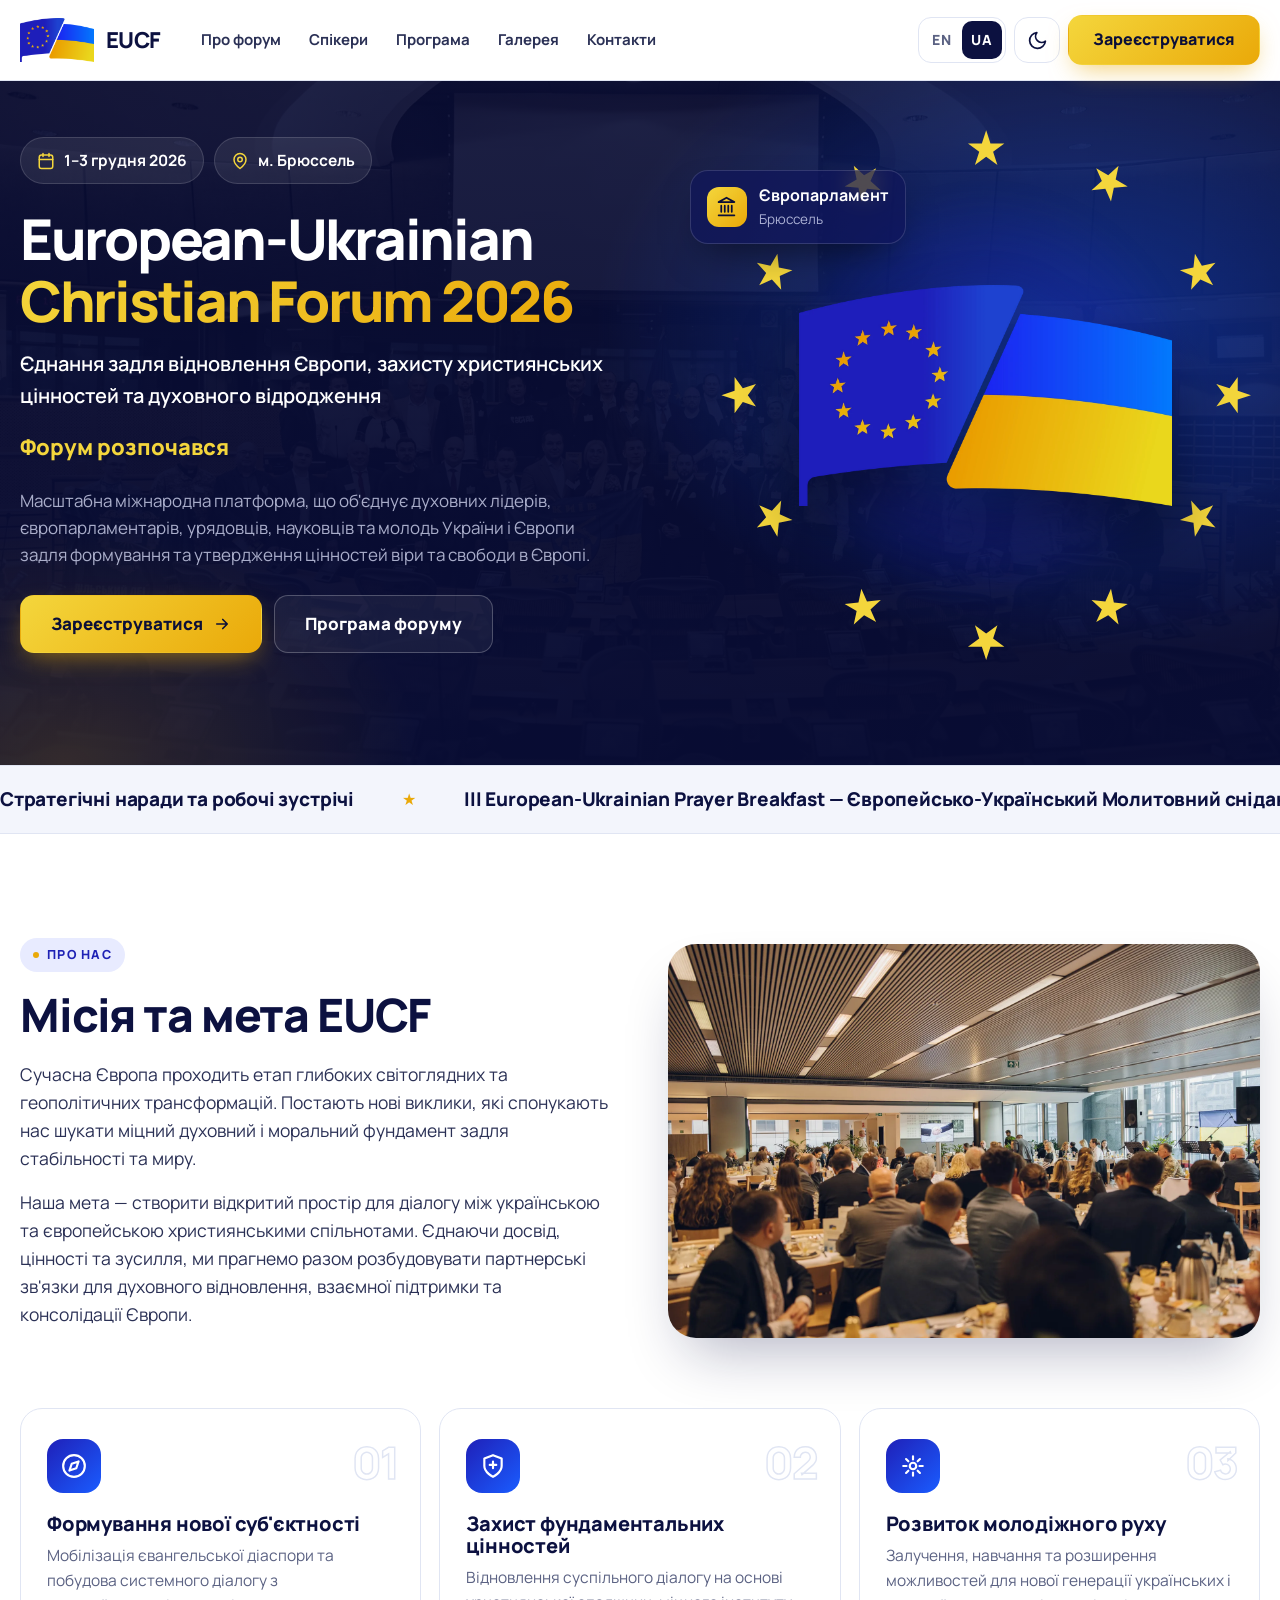
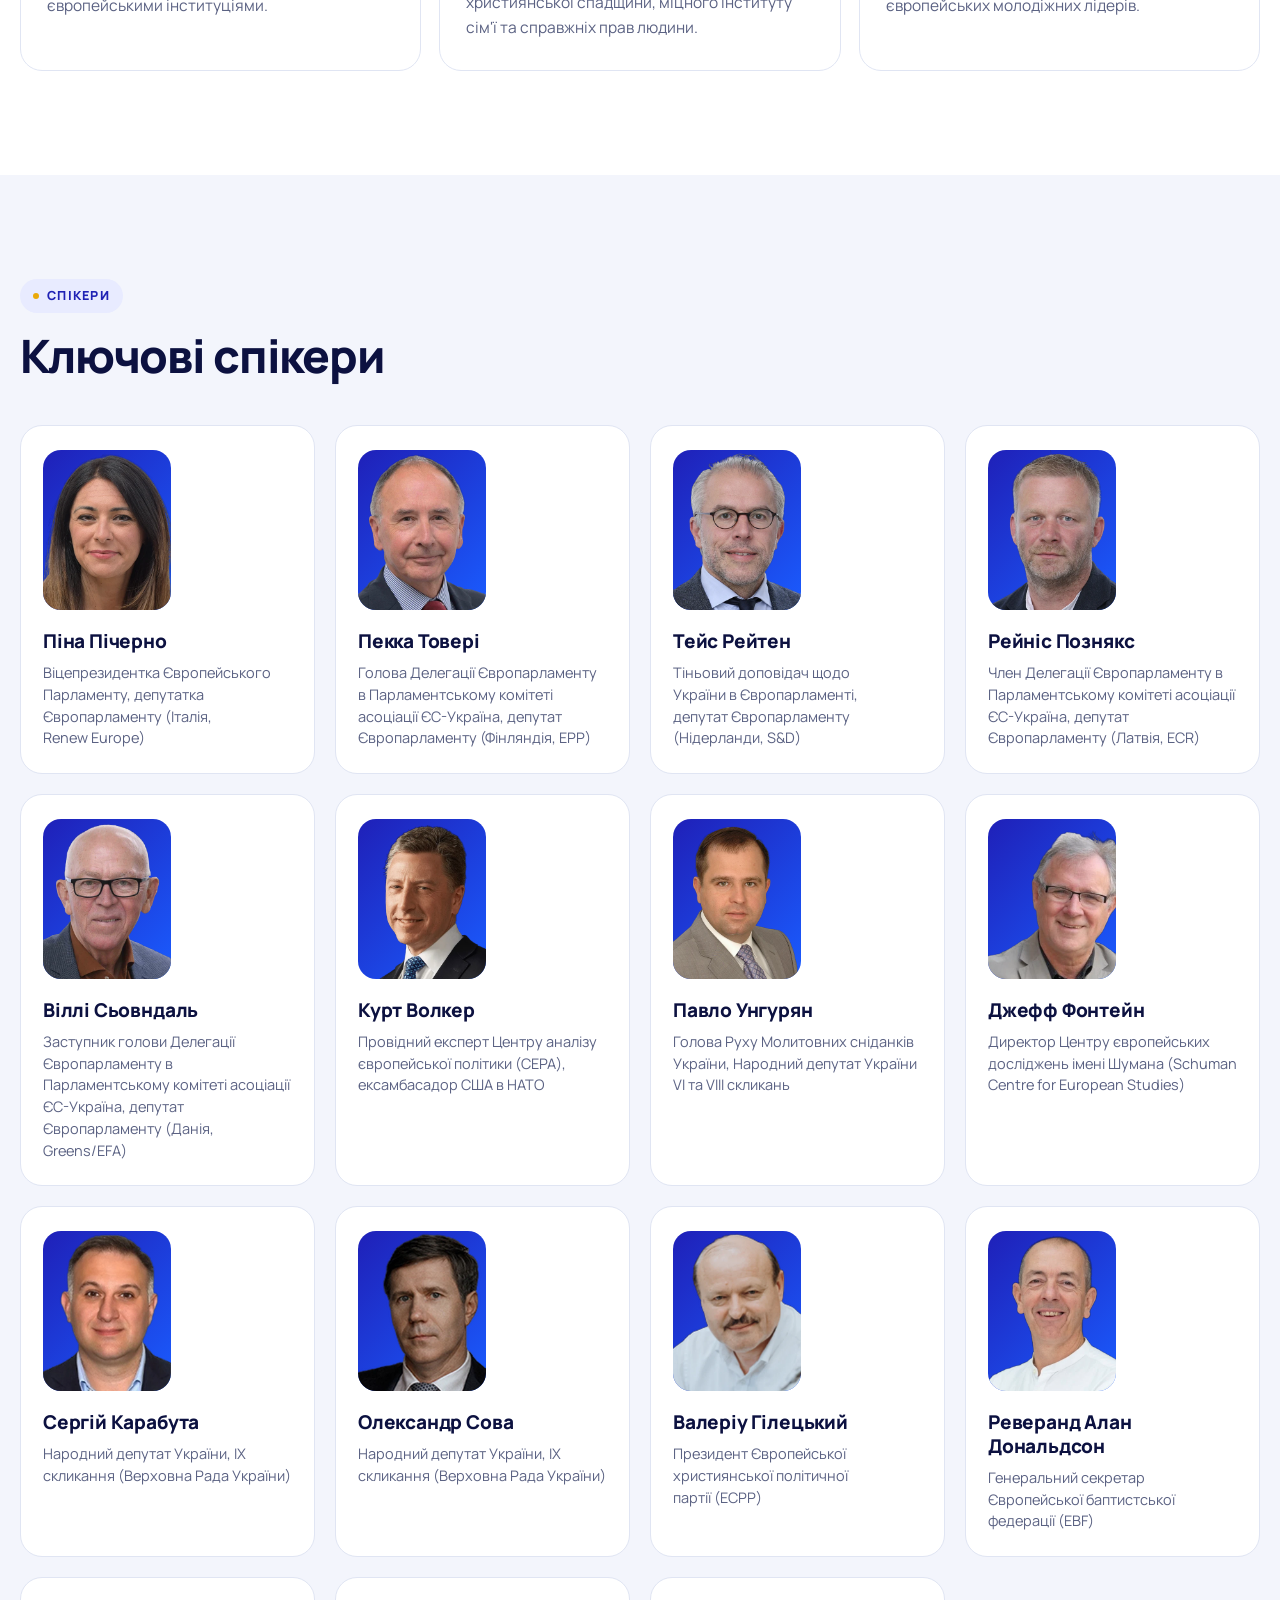
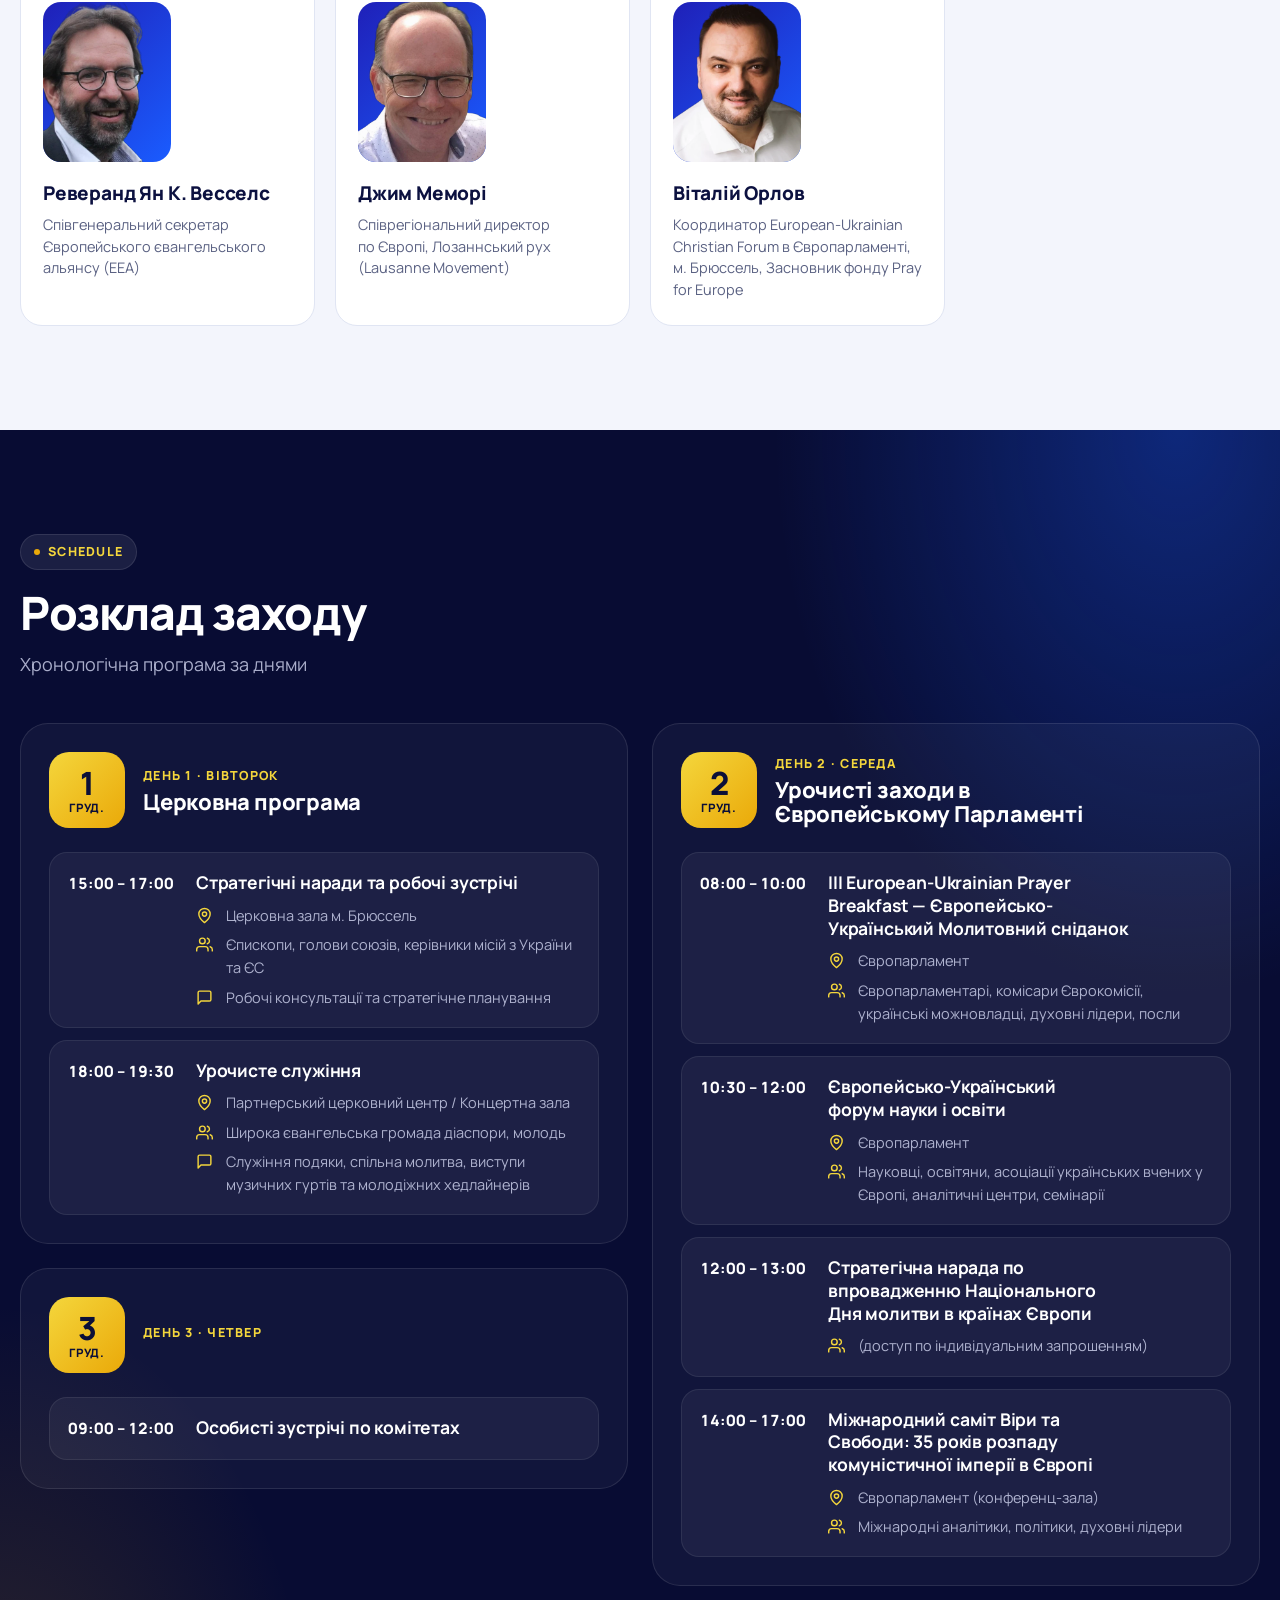
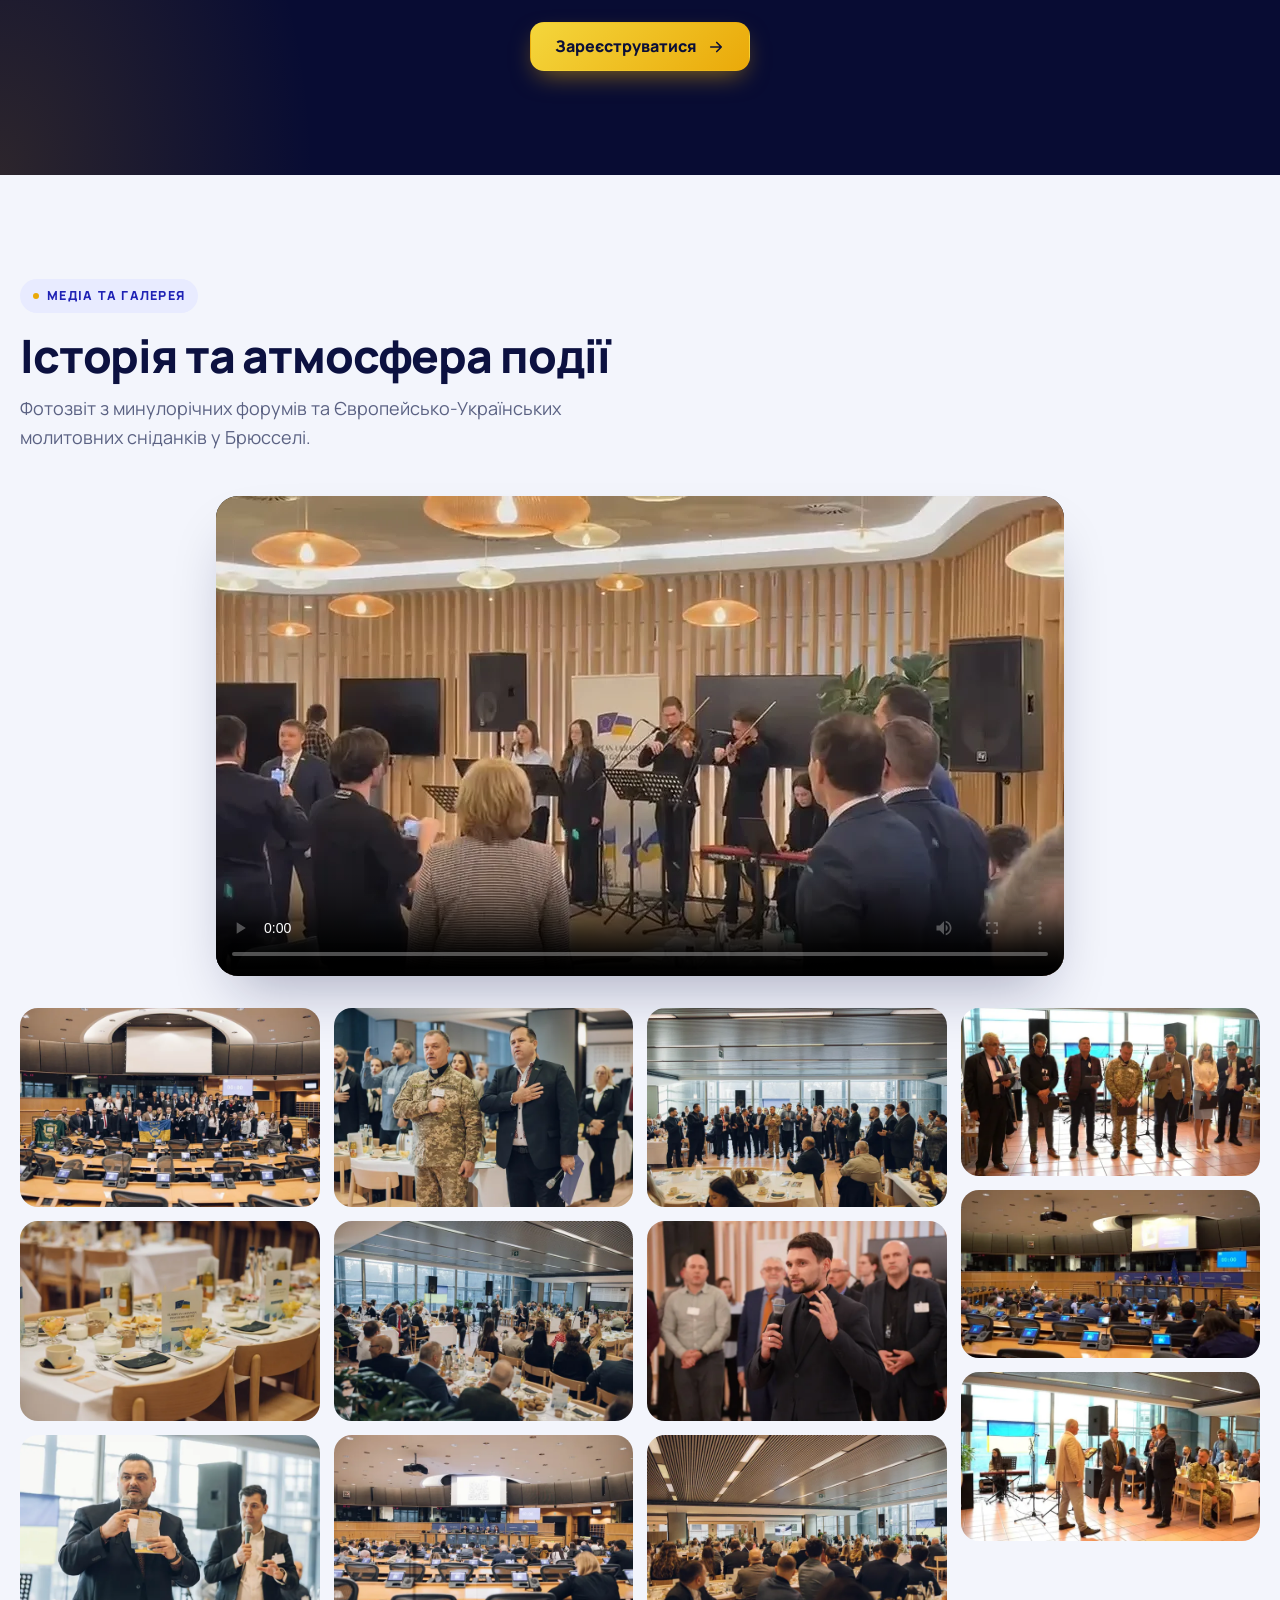
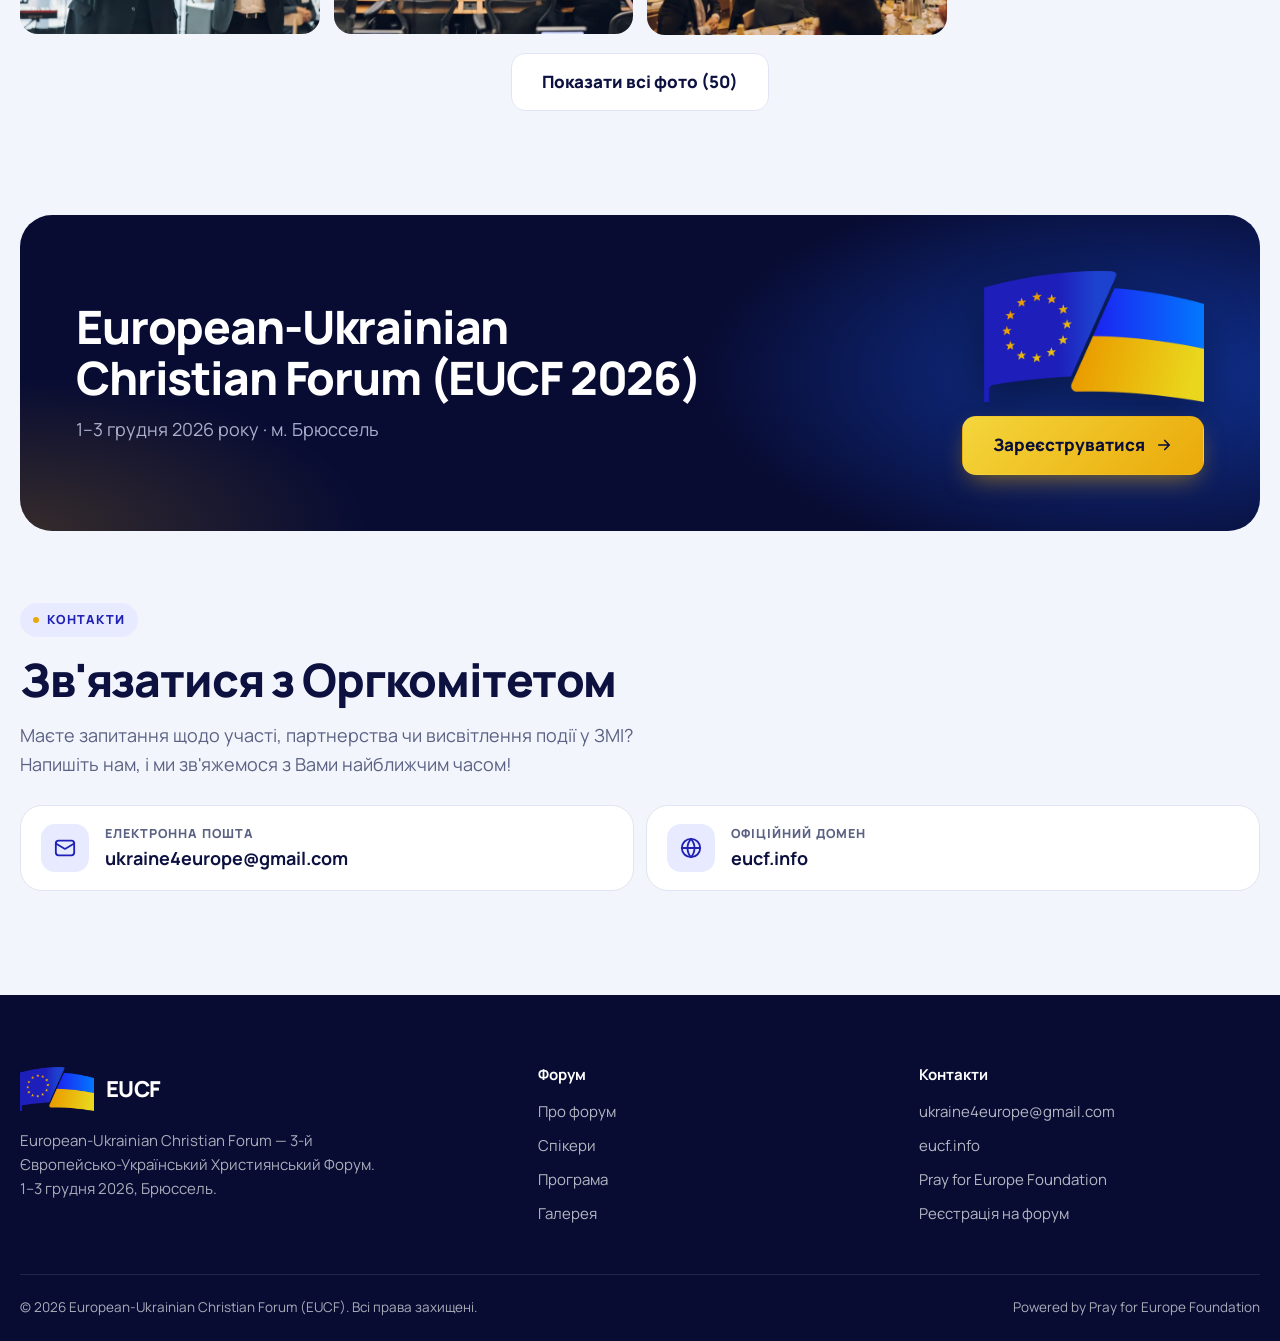
<file: ua/index.html>
<!doctype html>
<html lang="uk">
<head>
<meta charset="utf-8">
<meta name="viewport" content="width=device-width, initial-scale=1">
<title>European-Ukrainian Christian Forum (EUCF 2026)</title>
<meta name="theme-color" content="#080c33">
<link rel="icon" type="image/png" href="../img/favicon.png">
<link rel="apple-touch-icon" href="../img/apple-touch-icon.png">
<link rel="preconnect" href="https://fonts.googleapis.com">
<link rel="preconnect" href="https://fonts.gstatic.com" crossorigin>
<link href="https://fonts.googleapis.com/css2?family=Manrope:wght@500;600;700;800&display=swap&subset=cyrillic" rel="stylesheet">
<script>
  document.documentElement.classList.add('js');
  try { var t = localStorage.getItem('theme'); if (t === 'dark' || t === 'light') document.documentElement.setAttribute('data-theme', t); } catch (e) {}
</script>
<link rel="stylesheet" href="../style.css?v=24">
</head>
<body>

<svg width="0" height="0" style="position:absolute" aria-hidden="true">
  <symbol id="i-arrow" viewBox="0 0 24 24"><path fill="none" stroke="currentColor" stroke-width="2.2" stroke-linecap="round" stroke-linejoin="round" d="M5 12h14M13 6l6 6-6 6"/></symbol>
  <symbol id="i-ext" viewBox="0 0 24 24"><path fill="none" stroke="currentColor" stroke-width="2.2" stroke-linecap="round" stroke-linejoin="round" d="M7 17 17 7M8 7h9v9"/></symbol>
  <symbol id="i-cal" viewBox="0 0 24 24"><g fill="none" stroke="currentColor" stroke-width="2" stroke-linecap="round" stroke-linejoin="round"><rect x="3" y="4" width="18" height="18" rx="3"/><path d="M16 2v4M8 2v4M3 10h18"/></g></symbol>
  <symbol id="i-pin" viewBox="0 0 24 24"><g fill="none" stroke="currentColor" stroke-width="2" stroke-linecap="round" stroke-linejoin="round"><path d="M20 10c0 6-8 12-8 12s-8-6-8-12a8 8 0 0 1 16 0z"/><circle cx="12" cy="10" r="3"/></g></symbol>
  <symbol id="i-users" viewBox="0 0 24 24"><g fill="none" stroke="currentColor" stroke-width="2" stroke-linecap="round" stroke-linejoin="round"><path d="M17 21v-2a4 4 0 0 0-4-4H5a4 4 0 0 0-4 4v2"/><circle cx="9" cy="7" r="4"/><path d="M23 21v-2a4 4 0 0 0-3-3.87M16 3.13a4 4 0 0 1 0 7.75"/></g></symbol>
  <symbol id="i-format" viewBox="0 0 24 24"><g fill="none" stroke="currentColor" stroke-width="2" stroke-linecap="round" stroke-linejoin="round"><path d="M21 15a2 2 0 0 1-2 2H7l-4 4V5a2 2 0 0 1 2-2h14a2 2 0 0 1 2 2z"/></g></symbol>
  <symbol id="i-landmark" viewBox="0 0 24 24"><g fill="none" stroke="currentColor" stroke-width="2" stroke-linecap="round" stroke-linejoin="round"><path d="M3 22h18M6 18v-7M10 18v-7M14 18v-7M18 18v-7M12 2l9 5H3z"/></g></symbol>
  <symbol id="i-star" viewBox="0 0 24 24"><path fill="currentColor" d="m12 2 2.9 6.6 7.1.6-5.4 4.7 1.6 7L12 17.3 5.8 21l1.6-7L2 9.2l7.1-.6z"/></symbol>
  <symbol id="i-mail" viewBox="0 0 24 24"><g fill="none" stroke="currentColor" stroke-width="2" stroke-linecap="round" stroke-linejoin="round"><rect x="2" y="4" width="20" height="16" rx="3"/><path d="m22 7-10 6L2 7"/></g></symbol>
  <symbol id="i-globe" viewBox="0 0 24 24"><g fill="none" stroke="currentColor" stroke-width="2" stroke-linecap="round" stroke-linejoin="round"><circle cx="12" cy="12" r="10"/><path d="M2 12h20M12 2a15 15 0 0 1 0 20 15 15 0 0 1 0-20z"/></g></symbol>
  <symbol id="i-compass" viewBox="0 0 24 24"><g fill="none" stroke="currentColor" stroke-width="2" stroke-linecap="round" stroke-linejoin="round"><circle cx="12" cy="12" r="10"/><path d="m16.2 7.8-2.1 6.3-6.3 2.1 2.1-6.3z"/></g></symbol>
  <symbol id="i-shield" viewBox="0 0 24 24"><g fill="none" stroke="currentColor" stroke-width="2" stroke-linecap="round" stroke-linejoin="round"><path d="M12 22s8-4 8-10V5l-8-3-8 3v7c0 6 8 10 8 10z"/><path d="M12 8v6M9 11h6"/></g></symbol>
  <symbol id="i-spark" viewBox="0 0 24 24"><g fill="none" stroke="currentColor" stroke-width="2" stroke-linecap="round" stroke-linejoin="round"><path d="M12 3v3M12 18v3M3 12h3M18 12h3M5.6 5.6l2.1 2.1M16.3 16.3l2.1 2.1M5.6 18.4l2.1-2.1M16.3 7.7l2.1-2.1"/><circle cx="12" cy="12" r="3"/></g></symbol>
  <symbol id="i-moon" viewBox="0 0 24 24"><path fill="none" stroke="currentColor" stroke-width="2" stroke-linecap="round" stroke-linejoin="round" d="M21 12.8A9 9 0 1 1 11.2 3a7 7 0 0 0 9.8 9.8z"/></symbol>
  <symbol id="i-sun" viewBox="0 0 24 24"><g fill="none" stroke="currentColor" stroke-width="2" stroke-linecap="round"><circle cx="12" cy="12" r="4.5"/><path d="M12 2v2M12 20v2M4.9 4.9l1.4 1.4M17.7 17.7l1.4 1.4M2 12h2M20 12h2M4.9 19.1l1.4-1.4M17.7 6.3l1.4-1.4"/></g></symbol>
  <symbol id="i-x" viewBox="0 0 24 24"><path fill="none" stroke="currentColor" stroke-width="2.2" stroke-linecap="round" d="M6 6l12 12M18 6 6 18"/></symbol>
  <symbol id="i-left" viewBox="0 0 24 24"><path fill="none" stroke="currentColor" stroke-width="2.2" stroke-linecap="round" stroke-linejoin="round" d="m15 18-6-6 6-6"/></symbol>
  <symbol id="i-right" viewBox="0 0 24 24"><path fill="none" stroke="currentColor" stroke-width="2.2" stroke-linecap="round" stroke-linejoin="round" d="m9 18 6-6-6-6"/></symbol>
  <symbol id="eu-star" viewBox="-3.3 -3.3 6.6 6.6" overflow="visible"><path d="M0.00,-3.20 L0.72,-0.99 L3.04,-0.99 L1.16,0.38 L1.88,2.59 L0.00,1.22 L-1.88,2.59 L-1.16,0.38 L-3.04,-0.99 L-0.72,-0.99Z"/></symbol>
</svg>

<header class="header">
  <div class="container header__inner">
    <a class="brand" href="#top" aria-label="EUCF 2026 — на початок">
      <img src="../img/logo-sm.png" alt="Логотип EUCF — прапори ЄС та України" width="512" height="304">
      <span><b>EUCF</b></span>
    </a>
    <nav class="nav" aria-label="Головне меню">
      <a href="#about">Про форум</a>
      <a href="#speakers">Спікери</a>
      <a href="#program">Програма</a>
      <a href="#gallery">Галерея</a>
      <a href="#contact">Контакти</a>
    </nav>
    <div class="header__actions">
      <div class="lang" role="group" aria-label="Мова">
        <a href="../" hreflang="en" lang="en">EN</a>
        <a href="./" hreflang="uk" lang="uk" aria-current="true">UA</a>
      </div>
      <button class="icon-btn" type="button" data-theme-toggle aria-label="Перемкнути світлу / темну тему">
        <svg class="i-moon"><use href="#i-moon"/></svg><svg class="i-sun"><use href="#i-sun"/></svg>
      </button>
      <a class="btn btn--accent" href="#contact" data-register target="_blank" rel="noopener">Зареєструватися</a>
      <button class="icon-btn burger" type="button" aria-label="Відкрити меню" aria-expanded="false" aria-controls="drawer">
        <span class="lines"><span></span><span></span><span></span></span>
      </button>
    </div>
  </div>
</header>

<div class="drawer" id="drawer">
  <div class="drawer__bg" data-drawer-close></div>
  <div class="drawer__panel" role="dialog" aria-label="Меню">
    <div class="drawer__top">
      <span class="brand"><img src="../img/logo-sm.png" alt="" width="512" height="304"><span><b>EUCF</b></span></span>
      <button class="icon-btn" type="button" data-drawer-close aria-label="Закрити меню"><svg><use href="#i-x"/></svg></button>
    </div>
    <nav aria-label="Мобільне меню">
      <a href="#about" data-drawer-close>Про форум</a>
      <a href="#speakers" data-drawer-close>Спікери</a>
      <a href="#program" data-drawer-close>Програма</a>
      <a href="#gallery" data-drawer-close>Галерея</a>
      <a href="#contact" data-drawer-close>Контакти</a>
    </nav>
    <a class="btn btn--accent btn--lg btn--block" href="#contact" data-register target="_blank" rel="noopener">Зареєструватися <svg class="arr"><use href="#i-arrow"/></svg></a>
  </div>
</div>

<main id="top">

<!-- Блок 1: головний екран -->
<section class="hero">
  <div class="hero__photo" aria-hidden="true"></div>
  <div class="container hero__inner">
    <div>
      <div class="hero__meta" data-anim style="--d:.05s">
        <span class="meta-pill"><svg><use href="#i-cal"/></svg>1–3 грудня 2026</span>
        <span class="meta-pill"><svg><use href="#i-pin"/></svg>м. Брюссель</span>
      </div>
      <h1 data-anim style="--d:.15s">European-Ukrainian <span class="hl">Christian Forum 2026</span></h1>
      <p class="hero__sub" data-anim style="--d:.25s">Єднання задля відновлення Європи, захисту християнських цінностей та духовного відродження</p>
      <div class="countdown" data-countdown="2026-12-01T15:00:00+01:00" data-anim style="--d:.4s">
        <p class="countdown__label">До початку події залишилося</p>
        <div class="countdown__grid" role="timer" aria-live="off">
          <div class="countdown__cell"><b data-cd="d">00</b><span data-cd-l="d">днів</span></div>
          <div class="countdown__cell"><b data-cd="h">00</b><span data-cd-l="h">годин</span></div>
          <div class="countdown__cell"><b data-cd="m">00</b><span data-cd-l="m">хвилин</span></div>
          <div class="countdown__cell"><b data-cd="s">00</b><span data-cd-l="s">секунд</span></div>
        </div>
        <p class="countdown__done">Форум розпочався</p>
      </div>
      <p class="hero__lead" data-anim style="--d:.48s">Масштабна міжнародна платформа, що об'єднує духовних лідерів, європарламентарів, урядовців, науковців та молодь України і Європи задля формування та утвердження цінностей віри та свободи в Європі.</p>
      <div class="hero__cta" data-anim style="--d:.56s">
        <a class="btn btn--accent btn--lg" href="#contact" data-register target="_blank" rel="noopener">Зареєструватися <svg class="arr"><use href="#i-arrow"/></svg></a>
        <a class="btn btn--ghost btn--lg" href="#program">Програма форуму</a>
      </div>
    </div>

    <div class="stage" data-anim style="--d:.2s" aria-hidden="true">
      <div class="stage__disc"></div>
      <div class="stage__stars">
        <svg viewBox="0 0 100 100" fill="#f4d63c" overflow="visible">
          <g><use href="#eu-star" x="46.4" y="1.6" width="7.2" height="7.2"/></g>
          <g transform="rotate(30 50 50)"><use href="#eu-star" x="46.4" y="1.6" width="7.2" height="7.2"/></g>
          <g transform="rotate(60 50 50)"><use href="#eu-star" x="46.4" y="1.6" width="7.2" height="7.2"/></g>
          <g transform="rotate(90 50 50)"><use href="#eu-star" x="46.4" y="1.6" width="7.2" height="7.2"/></g>
          <g transform="rotate(120 50 50)"><use href="#eu-star" x="46.4" y="1.6" width="7.2" height="7.2"/></g>
          <g transform="rotate(150 50 50)"><use href="#eu-star" x="46.4" y="1.6" width="7.2" height="7.2"/></g>
          <g transform="rotate(180 50 50)"><use href="#eu-star" x="46.4" y="1.6" width="7.2" height="7.2"/></g>
          <g transform="rotate(210 50 50)"><use href="#eu-star" x="46.4" y="1.6" width="7.2" height="7.2"/></g>
          <g transform="rotate(240 50 50)"><use href="#eu-star" x="46.4" y="1.6" width="7.2" height="7.2"/></g>
          <g transform="rotate(270 50 50)"><use href="#eu-star" x="46.4" y="1.6" width="7.2" height="7.2"/></g>
          <g transform="rotate(300 50 50)"><use href="#eu-star" x="46.4" y="1.6" width="7.2" height="7.2"/></g>
          <g transform="rotate(330 50 50)"><use href="#eu-star" x="46.4" y="1.6" width="7.2" height="7.2"/></g>
        </svg>
      </div>
      <div class="stage__logo"><img src="../img/logo.webp" alt="" width="1200" height="712"></div>
      <div class="chip chip--a"><span class="chip__ico"><svg><use href="#i-landmark"/></svg></span><span><b>Європарламент</b>Брюссель</span></div>
    </div>
  </div>
</section>

<div class="marquee" aria-hidden="true">
  <div class="marquee__track">
    <span>Стратегічні наради та робочі зустрічі</span><span>III European-Ukrainian Prayer Breakfast — Європейсько-Український Молитовний сніданок</span><span>Європейсько-Український форум науки і освіти</span><span>Міжнародний саміт Віри та Свободи</span><span>Стратегічні наради та робочі зустрічі</span><span>III European-Ukrainian Prayer Breakfast — Європейсько-Український Молитовний сніданок</span><span>Європейсько-Український форум науки і освіти</span><span>Міжнародний саміт Віри та Свободи</span>
    <span>Стратегічні наради та робочі зустрічі</span><span>III European-Ukrainian Prayer Breakfast — Європейсько-Український Молитовний сніданок</span><span>Європейсько-Український форум науки і освіти</span><span>Міжнародний саміт Віри та Свободи</span><span>Стратегічні наради та робочі зустрічі</span><span>III European-Ukrainian Prayer Breakfast — Європейсько-Український Молитовний сніданок</span><span>Європейсько-Український форум науки і освіти</span><span>Міжнародний саміт Віри та Свободи</span>
  </div>
</div>

<!-- Блок 2: про нас -->
<section class="section" id="about">
  <div class="container">
    <div class="about">
      <div class="about__text" data-reveal>
        <span class="eyebrow">Про нас</span>
        <h2>Місія та мета EUCF</h2>
        <p>Сучасна Європа проходить етап глибоких світоглядних та геополітичних трансформацій. Постають нові виклики, які спонукають нас шукати міцний духовний і моральний фундамент задля стабільності та миру.</p>
        <p>Наша мета — створити відкритий простір для діалогу між українською та європейською християнськими спільнотами. Єднаючи досвід, цінності та зусилля, ми прагнемо разом розбудовувати партнерські зв'язки для духовного відновлення, взаємної підтримки та консолідації Європи.</p>
      </div>
      <figure class="photo" data-reveal style="--d:.12s">
        <img src="../img/gallery/forum-05.webp" alt="Фотозвіт з минулорічних форумів у Брюсселі" width="1800" height="1200" loading="lazy">
      </figure>
    </div>


    <div class="goals">
      <article class="goal" data-reveal>
        <span class="goal__no" aria-hidden="true">01</span>
        <div class="goal__ico"><svg><use href="#i-compass"/></svg></div>
        <h3>Формування нової суб'єктності</h3>
        <p>Мобілізація євангельської діаспори та побудова системного діалогу з європейськими інституціями.</p>
      </article>
      <article class="goal" data-reveal style="--d:.1s">
        <span class="goal__no" aria-hidden="true">02</span>
        <div class="goal__ico"><svg><use href="#i-shield"/></svg></div>
        <h3>Захист фундаментальних цінностей</h3>
        <p>Відновлення суспільного діалогу на основі християнської спадщини, міцного інституту сім'ї та справжніх прав людини.</p>
      </article>
      <article class="goal" data-reveal style="--d:.2s">
        <span class="goal__no" aria-hidden="true">03</span>
        <div class="goal__ico"><svg><use href="#i-spark"/></svg></div>
        <h3>Розвиток молодіжного руху</h3>
        <p>Залучення, навчання та розширення можливостей для нової генерації українських і європейських молодіжних лідерів.</p>
      </article>
    </div>
  </div>
</section>

<!-- Блок 3: розклад -->
<section class="section section--alt" id="speakers">
  <div class="container">
    <div class="section__head" data-reveal>
      <div>
        <span class="eyebrow">Спікери</span>
        <h2>Ключові спікери</h2>
      </div>
    </div>
    <div class="speakers">
      <article class="speaker" data-reveal>
        <div class="avatar"><span class="avatar__ring"></span><span class="avatar__in"><img class="avatar__img" src="../media/speakers/picierno.webp" alt="Піна Пічерно" width="400" height="500" loading="lazy" decoding="async"></span></div>
        <div class="speaker__body">
          <h3>Піна Пічерно</h3>
          <p>Віцепрезидентка Європейського Парламенту, депутатка Європарламенту (Італія, Renew Europe)</p>
        </div>
      </article>
      <article class="speaker" data-reveal style="--d:0.08s">
        <div class="avatar"><span class="avatar__ring"></span><span class="avatar__in"><img class="avatar__img" src="../media/speakers/toveri.webp" alt="Пекка Товері" width="400" height="500" loading="lazy" decoding="async"></span></div>
        <div class="speaker__body">
          <h3>Пекка Товері</h3>
          <p>Голова Делегації Європарламенту в Парламентському комітеті асоціації ЄС-Україна, депутат Європарламенту (Фінляндія, EPP)</p>
        </div>
      </article>
      <article class="speaker" data-reveal style="--d:0.16s">
        <div class="avatar"><span class="avatar__ring"></span><span class="avatar__in"><img class="avatar__img" src="../media/speakers/reuten.webp" alt="Тейс Рейтен" width="400" height="500" loading="lazy" decoding="async"></span></div>
        <div class="speaker__body">
          <h3>Тейс Рейтен</h3>
          <p>Тіньовий доповідач щодо України в Європарламенті, депутат Європарламенту (Нідерланди, S&amp;D)</p>
        </div>
      </article>
      <article class="speaker" data-reveal style="--d:0.24s">
        <div class="avatar"><span class="avatar__ring"></span><span class="avatar__in"><img class="avatar__img" src="../media/speakers/poznaks.webp" alt="Рейніс Познякс" width="400" height="500" loading="lazy" decoding="async"></span></div>
        <div class="speaker__body">
          <h3>Рейніс Познякс</h3>
          <p>Член Делегації Європарламенту в Парламентському комітеті асоціації ЄС-Україна, депутат Європарламенту (Латвія, ECR)</p>
        </div>
      </article>
      <article class="speaker" data-reveal>
        <div class="avatar"><span class="avatar__ring"></span><span class="avatar__in"><img class="avatar__img" src="../media/speakers/sovndal.webp" alt="Віллі Сьовндаль" width="400" height="500" loading="lazy" decoding="async"></span></div>
        <div class="speaker__body">
          <h3>Віллі Сьовндаль</h3>
          <p>Заступник голови Делегації Європарламенту в Парламентському комітеті асоціації ЄС-Україна, депутат Європарламенту (Данія, Greens/EFA)</p>
        </div>
      </article>
      <article class="speaker" data-reveal style="--d:0.08s">
        <div class="avatar"><span class="avatar__ring"></span><span class="avatar__in"><img class="avatar__img" src="../media/speakers/volker.webp" alt="Курт Волкер" width="400" height="500" loading="lazy" decoding="async"></span></div>
        <div class="speaker__body">
          <h3>Курт Волкер</h3>
          <p>Провідний експерт Центру аналізу європейської політики (CEPA), ексамбасадор США в НАТО</p>
        </div>
      </article>
      <article class="speaker" data-reveal style="--d:0.16s">
        <div class="avatar"><span class="avatar__ring"></span><span class="avatar__in"><img class="avatar__img" src="../media/speakers/unhurian.webp" alt="Павло Унгурян" width="400" height="500" loading="lazy" decoding="async"></span></div>
        <div class="speaker__body">
          <h3>Павло Унгурян</h3>
          <p>Голова Руху Молитовних сніданків України, Народний депутат України VI та VIII скликань</p>
        </div>
      </article>
      <article class="speaker" data-reveal style="--d:0.24s">
        <div class="avatar"><span class="avatar__ring"></span><span class="avatar__in"><img class="avatar__img" src="../media/speakers/fountain.webp" alt="Джефф Фонтейн" width="400" height="500" loading="lazy" decoding="async"></span></div>
        <div class="speaker__body">
          <h3>Джефф Фонтейн</h3>
          <p>Директор Центру європейських досліджень імені Шумана (Schuman Centre for European Studies)</p>
        </div>
      </article>
      <article class="speaker" data-reveal>
        <div class="avatar"><span class="avatar__ring"></span><span class="avatar__in"><img class="avatar__img" src="../media/speakers/karabuta.webp" alt="Сергій Карабута" width="400" height="500" loading="lazy" decoding="async"></span></div>
        <div class="speaker__body">
          <h3>Сергій Карабута</h3>
          <p>Народний депутат України, IX скликання (Верховна Рада України)</p>
        </div>
      </article>
      <article class="speaker" data-reveal style="--d:0.08s">
        <div class="avatar"><span class="avatar__ring"></span><span class="avatar__in"><img class="avatar__img" src="../media/speakers/sova.webp" alt="Олександр Сова" width="400" height="500" loading="lazy" decoding="async"></span></div>
        <div class="speaker__body">
          <h3>Олександр Сова</h3>
          <p>Народний депутат України, IX скликання (Верховна Рада України)</p>
        </div>
      </article>
      <article class="speaker" data-reveal style="--d:0.16s">
        <div class="avatar"><span class="avatar__ring"></span><span class="avatar__in"><img class="avatar__img" src="../media/speakers/ghiletchi.webp" alt="Валеріу Гілецький" width="400" height="500" loading="lazy" decoding="async"></span></div>
        <div class="speaker__body">
          <h3>Валеріу Гілецький</h3>
          <p>Президент Європейської християнської політичної партії (ECPP)</p>
        </div>
      </article>
      <article class="speaker" data-reveal style="--d:0.24s">
        <div class="avatar"><span class="avatar__ring"></span><span class="avatar__in"><img class="avatar__img" src="../media/speakers/donaldson.webp" alt="Реверанд Алан Дональдсон" width="400" height="500" loading="lazy" decoding="async"></span></div>
        <div class="speaker__body">
          <h3>Реверанд Алан Дональдсон</h3>
          <p>Генеральний секретар Європейської баптистської федерації (EBF)</p>
        </div>
      </article>
      <article class="speaker" data-reveal>
        <div class="avatar"><span class="avatar__ring"></span><span class="avatar__in"><img class="avatar__img" src="../media/speakers/wessels.webp" alt="Реверанд Ян К. Весселс" width="400" height="500" loading="lazy" decoding="async"></span></div>
        <div class="speaker__body">
          <h3>Реверанд Ян К. Весселс</h3>
          <p>Співгенеральний секретар Європейського євангельського альянсу (EEA)</p>
        </div>
      </article>
      <article class="speaker" data-reveal style="--d:0.08s">
        <div class="avatar"><span class="avatar__ring"></span><span class="avatar__in"><img class="avatar__img" src="../media/speakers/memory.webp" alt="Джим Меморі" width="400" height="500" loading="lazy" decoding="async"></span></div>
        <div class="speaker__body">
          <h3>Джим Меморі</h3>
          <p>Співрегіональний директор по Європі, Лозаннський рух (Lausanne Movement)</p>
        </div>
      </article>
      <article class="speaker" data-reveal style="--d:0.16s">
        <div class="avatar"><span class="avatar__ring"></span><span class="avatar__in"><img class="avatar__img" src="../media/speakers/orlov.webp" alt="Віталій Орлов" width="400" height="500" loading="lazy" decoding="async"></span></div>
        <div class="speaker__body">
          <h3>Віталій Орлов</h3>
          <p>Координатор European-Ukrainian Christian Forum в Європарламенті, м. Брюссель, Засновник фонду Pray for Europe</p>
        </div>
      </article>
    </div>
  </div>
</section>

<section class="section section--dark" id="program">
  <div class="container">
    <div class="section__head" data-reveal>
      <div>
        <span class="eyebrow">Schedule</span>
        <h2>Розклад заходу</h2>
        <p>Хронологічна програма за днями</p>
      </div>
    </div>

    <div class="days">
      <article class="day" data-reveal>
        <header class="day__head">
          <div class="day__date"><b>1</b><small>груд.</small></div>
          <div><small>День 1 · вівторок</small><h3>Церковна програма</h3></div>
        </header>
        <ol class="slots">
          <li class="slot">
            <span class="slot__time">15:00 – 17:00</span>
            <div>
              <h4>Стратегічні наради та робочі зустрічі</h4>
              <dl>
                <div><dt><svg aria-label="Локація"><use href="#i-pin"/></svg></dt><dd>Церковна зала м. Брюссель</dd></div>
                <div><dt><svg aria-label="Учасники"><use href="#i-users"/></svg></dt><dd>Єпископи, голови союзів, керівники місій з України та ЄС</dd></div>
                <div><dt><svg aria-label="Формат"><use href="#i-format"/></svg></dt><dd>Робочі консультації та стратегічне планування</dd></div>
              </dl>
            </div>
          </li>
          <li class="slot">
            <span class="slot__time">18:00 – 19:30</span>
            <div>
              <h4>Урочисте служіння</h4>
              <dl>
                <div><dt><svg aria-label="Локація"><use href="#i-pin"/></svg></dt><dd>Партнерський церковний центр / Концертна зала</dd></div>
                <div><dt><svg aria-label="Учасники"><use href="#i-users"/></svg></dt><dd>Широка євангельська громада діаспори, молодь</dd></div>
                <div><dt><svg aria-label="Формат"><use href="#i-format"/></svg></dt><dd>Служіння подяки, спільна молитва, виступи музичних гуртів та молодіжних хедлайнерів</dd></div>
              </dl>
            </div>
          </li>
        </ol>
      </article>

      <article class="day" data-reveal style="--d:.12s">
        <header class="day__head">
          <div class="day__date"><b>2</b><small>груд.</small></div>
          <div><small>День 2 · середа</small><h3>Урочисті заходи в Європейському Парламенті</h3></div>
        </header>
        <ol class="slots">
          <li class="slot">
            <span class="slot__time">08:00 – 10:00</span>
            <div>
              <h4>III European-Ukrainian Prayer Breakfast — Європейсько-Український Молитовний сніданок</h4>
              <dl>
                <div><dt><svg aria-label="Локація"><use href="#i-pin"/></svg></dt><dd>Європарламент</dd></div>
                <div><dt><svg aria-label="Учасники"><use href="#i-users"/></svg></dt><dd>Європарламентарі, комісари Єврокомісії, українські можновладці, духовні лідери, посли</dd></div>
              </dl>
            </div>
          </li>
          <li class="slot">
            <span class="slot__time">10:30 – 12:00</span>
            <div>
              <h4>Європейсько-Український форум науки і освіти</h4>
              <dl>
                <div><dt><svg aria-label="Локація"><use href="#i-pin"/></svg></dt><dd>Європарламент</dd></div>
                <div><dt><svg aria-label="Учасники"><use href="#i-users"/></svg></dt><dd>Науковці, освітяни, асоціації українських вчених у Європі, аналітичні центри, семінарії</dd></div>
              </dl>
            </div>
          </li>
          <li class="slot">
            <span class="slot__time">12:00 – 13:00</span>
            <div>
              <h4>Стратегічна нарада по впровадженню Національного Дня молитви в країнах Європи</h4>
              <dl>
                <div><dt><svg aria-label="Учасники"><use href="#i-users"/></svg></dt><dd>(доступ по індивідуальним запрошенням)</dd></div>
              </dl>
            </div>
          </li>
          <li class="slot">
            <span class="slot__time">14:00 – 17:00</span>
            <div>
              <h4>Міжнародний саміт Віри та Свободи: 35 років розпаду комуністичної імперії в Європі</h4>
              <dl>
                <div><dt><svg aria-label="Локація"><use href="#i-pin"/></svg></dt><dd>Європарламент (конференц-зала)</dd></div>
                <div><dt><svg aria-label="Учасники"><use href="#i-users"/></svg></dt><dd>Міжнародні аналітики, політики, духовні лідери</dd></div>
              </dl>
            </div>
          </li>
        </ol>
      </article>

      <article class="day" data-reveal style="--d:.24s">
        <header class="day__head">
          <div class="day__date"><b>3</b><small>груд.</small></div>
          <div><small>День 3 · четвер</small></div>
        </header>
        <ol class="slots">
          <li class="slot">
            <span class="slot__time">09:00 – 12:00</span>
            <div>
              <h4>Особисті зустрічі по комітетах</h4>
            </div>
          </li>
        </ol>
      </article>
    </div>

    <div class="schedule__cta" data-reveal>
      <a class="btn btn--accent" href="#contact" data-register target="_blank" rel="noopener">Зареєструватися <svg class="arr"><use href="#i-arrow"/></svg></a>
    </div>
  </div>
</section>

<!-- Блок 4: спікери -->
<!-- Блок 5: медіа та галерея -->
<section class="section section--alt" id="gallery">
  <div class="container">
    <div class="section__head" data-reveal>
      <div>
        <span class="eyebrow">Медіа та галерея</span>
        <h2>Історія та атмосфера події</h2>
        <p>Фотозвіт з минулорічних форумів та Європейсько-Українських молитовних сніданків у Брюсселі.</p>
      </div>
    </div>
    <figure class="video" data-reveal>
      <video controls playsinline preload="metadata" poster="../media/forum-video-poster.webp" width="848" height="480" aria-label="Відео з минулорічного форуму">
        <source src="../media/forum-video.mp4" type="video/mp4">
      </video>
    </figure>
    <div class="gallery" data-gallery>
      <button class="gallery__item" type="button" data-full="../img/gallery/forum-13.webp" data-reveal><img src="../img/gallery/forum-13-sm.webp" alt="Фотозвіт з минулорічних форумів — фото 1 з 50" width="720" height="480" loading="lazy"></button>
      <button class="gallery__item" type="button" data-full="../img/gallery/forum-01.webp" data-reveal><img src="../img/gallery/forum-01-sm.webp" alt="Фотозвіт з минулорічних форумів — фото 2 з 50" width="720" height="480" loading="lazy"></button>
      <button class="gallery__item" type="button" data-full="../img/gallery/forum-06.webp" data-reveal><img src="../img/gallery/forum-06-sm.webp" alt="Фотозвіт з минулорічних форумів — фото 3 з 50" width="720" height="480" loading="lazy"></button>
      <button class="gallery__item" type="button" data-full="../img/gallery/forum-02.webp" data-reveal><img src="../img/gallery/forum-02-sm.webp" alt="Фотозвіт з минулорічних форумів — фото 4 з 50" width="720" height="480" loading="lazy"></button>
      <button class="gallery__item" type="button" data-full="../img/gallery/forum-03.webp" data-reveal><img src="../img/gallery/forum-03-sm.webp" alt="Фотозвіт з минулорічних форумів — фото 5 з 50" width="720" height="480" loading="lazy"></button>
      <button class="gallery__item" type="button" data-full="../img/gallery/forum-11.webp" data-reveal><img src="../img/gallery/forum-11-sm.webp" alt="Фотозвіт з минулорічних форумів — фото 6 з 50" width="720" height="480" loading="lazy"></button>
      <button class="gallery__item" type="button" data-full="../img/gallery/forum-07.webp" data-reveal><img src="../img/gallery/forum-07-sm.webp" alt="Фотозвіт з минулорічних форумів — фото 7 з 50" width="720" height="480" loading="lazy"></button>
      <button class="gallery__item" type="button" data-full="../img/gallery/forum-41.webp" data-reveal><img src="../img/gallery/forum-41-sm.webp" alt="Фотозвіт з минулорічних форумів — фото 8 з 50" width="640" height="428" loading="lazy"></button>
      <button class="gallery__item" type="button" data-full="../img/gallery/forum-05.webp" data-reveal><img src="../img/gallery/forum-05-sm.webp" alt="Фотозвіт з минулорічних форумів — фото 9 з 50" width="720" height="480" loading="lazy"></button>
      <button class="gallery__item" type="button" data-full="../img/gallery/forum-14.webp" data-reveal><img src="../img/gallery/forum-14-sm.webp" alt="Фотозвіт з минулорічних форумів — фото 10 з 50" width="640" height="360" loading="lazy"></button>
      <button class="gallery__item" type="button" data-full="../img/gallery/forum-15.webp" data-reveal><img src="../img/gallery/forum-15-sm.webp" alt="Фотозвіт з минулорічних форумів — фото 11 з 50" width="640" height="360" loading="lazy"></button>
      <button class="gallery__item" type="button" data-full="../img/gallery/forum-17.webp" data-reveal><img src="../img/gallery/forum-17-sm.webp" alt="Фотозвіт з минулорічних форумів — фото 12 з 50" width="640" height="360" loading="lazy"></button>
    </div>
    <div class="gallery gallery--extra" data-gallery data-gallery-extra hidden>
      <button class="gallery__item" type="button" data-full="../img/gallery/forum-18.webp" data-reveal><img src="../img/gallery/forum-18-sm.webp" alt="Фотозвіт з минулорічних форумів — фото 13 з 50" width="640" height="360" loading="lazy"></button>
      <button class="gallery__item" type="button" data-full="../img/gallery/forum-20.webp" data-reveal><img src="../img/gallery/forum-20-sm.webp" alt="Фотозвіт з минулорічних форумів — фото 14 з 50" width="640" height="360" loading="lazy"></button>
      <button class="gallery__item" type="button" data-full="../img/gallery/forum-21.webp" data-reveal><img src="../img/gallery/forum-21-sm.webp" alt="Фотозвіт з минулорічних форумів — фото 15 з 50" width="640" height="853" loading="lazy"></button>
      <button class="gallery__item" type="button" data-full="../img/gallery/forum-16.webp" data-reveal><img src="../img/gallery/forum-16-sm.webp" alt="Фотозвіт з минулорічних форумів — фото 16 з 50" width="640" height="427" loading="lazy"></button>
      <button class="gallery__item" type="button" data-full="../img/gallery/forum-23.webp" data-reveal><img src="../img/gallery/forum-23-sm.webp" alt="Фотозвіт з минулорічних форумів — фото 17 з 50" width="640" height="480" loading="lazy"></button>
      <button class="gallery__item" type="button" data-full="../img/gallery/forum-24.webp" data-reveal><img src="../img/gallery/forum-24-sm.webp" alt="Фотозвіт з минулорічних форумів — фото 18 з 50" width="640" height="480" loading="lazy"></button>
      <button class="gallery__item" type="button" data-full="../img/gallery/forum-25.webp" data-reveal><img src="../img/gallery/forum-25-sm.webp" alt="Фотозвіт з минулорічних форумів — фото 19 з 50" width="640" height="1004" loading="lazy"></button>
      <button class="gallery__item" type="button" data-full="../img/gallery/forum-45.webp" data-reveal><img src="../img/gallery/forum-45-sm.webp" alt="Фотозвіт з минулорічних форумів — фото 20 з 50" width="640" height="427" loading="lazy"></button>
      <button class="gallery__item" type="button" data-full="../img/gallery/forum-26.webp" data-reveal><img src="../img/gallery/forum-26-sm.webp" alt="Фотозвіт з минулорічних форумів — фото 21 з 50" width="640" height="428" loading="lazy"></button>
      <button class="gallery__item" type="button" data-full="../img/gallery/forum-22.webp" data-reveal><img src="../img/gallery/forum-22-sm.webp" alt="Фотозвіт з минулорічних форумів — фото 22 з 50" width="640" height="853" loading="lazy"></button>
      <button class="gallery__item" type="button" data-full="../img/gallery/forum-27.webp" data-reveal><img src="../img/gallery/forum-27-sm.webp" alt="Фотозвіт з минулорічних форумів — фото 23 з 50" width="640" height="428" loading="lazy"></button>
      <button class="gallery__item" type="button" data-full="../img/gallery/forum-28.webp" data-reveal><img src="../img/gallery/forum-28-sm.webp" alt="Фотозвіт з минулорічних форумів — фото 24 з 50" width="640" height="428" loading="lazy"></button>
      <button class="gallery__item" type="button" data-full="../img/gallery/forum-29.webp" data-reveal><img src="../img/gallery/forum-29-sm.webp" alt="Фотозвіт з минулорічних форумів — фото 25 з 50" width="640" height="428" loading="lazy"></button>
      <button class="gallery__item" type="button" data-full="../img/gallery/forum-30.webp" data-reveal><img src="../img/gallery/forum-30-sm.webp" alt="Фотозвіт з минулорічних форумів — фото 26 з 50" width="640" height="428" loading="lazy"></button>
      <button class="gallery__item" type="button" data-full="../img/gallery/forum-31.webp" data-reveal><img src="../img/gallery/forum-31-sm.webp" alt="Фотозвіт з минулорічних форумів — фото 27 з 50" width="640" height="428" loading="lazy"></button>
      <button class="gallery__item" type="button" data-full="../img/gallery/forum-32.webp" data-reveal><img src="../img/gallery/forum-32-sm.webp" alt="Фотозвіт з минулорічних форумів — фото 28 з 50" width="640" height="428" loading="lazy"></button>
      <button class="gallery__item" type="button" data-full="../img/gallery/forum-33.webp" data-reveal><img src="../img/gallery/forum-33-sm.webp" alt="Фотозвіт з минулорічних форумів — фото 29 з 50" width="640" height="428" loading="lazy"></button>
      <button class="gallery__item" type="button" data-full="../img/gallery/forum-34.webp" data-reveal><img src="../img/gallery/forum-34-sm.webp" alt="Фотозвіт з минулорічних форумів — фото 30 з 50" width="640" height="958" loading="lazy"></button>
      <button class="gallery__item" type="button" data-full="../img/gallery/forum-35.webp" data-reveal><img src="../img/gallery/forum-35-sm.webp" alt="Фотозвіт з минулорічних форумів — фото 31 з 50" width="640" height="428" loading="lazy"></button>
      <button class="gallery__item" type="button" data-full="../img/gallery/forum-19.webp" data-reveal><img src="../img/gallery/forum-19-sm.webp" alt="Фотозвіт з минулорічних форумів — фото 32 з 50" width="640" height="360" loading="lazy"></button>
      <button class="gallery__item" type="button" data-full="../img/gallery/forum-36.webp" data-reveal><img src="../img/gallery/forum-36-sm.webp" alt="Фотозвіт з минулорічних форумів — фото 33 з 50" width="640" height="428" loading="lazy"></button>
      <button class="gallery__item" type="button" data-full="../img/gallery/forum-37.webp" data-reveal><img src="../img/gallery/forum-37-sm.webp" alt="Фотозвіт з минулорічних форумів — фото 34 з 50" width="640" height="428" loading="lazy"></button>
      <button class="gallery__item" type="button" data-full="../img/gallery/forum-38.webp" data-reveal><img src="../img/gallery/forum-38-sm.webp" alt="Фотозвіт з минулорічних форумів — фото 35 з 50" width="640" height="428" loading="lazy"></button>
      <button class="gallery__item" type="button" data-full="../img/gallery/forum-39.webp" data-reveal><img src="../img/gallery/forum-39-sm.webp" alt="Фотозвіт з минулорічних форумів — фото 36 з 50" width="640" height="958" loading="lazy"></button>
      <button class="gallery__item" type="button" data-full="../img/gallery/forum-04.webp" data-reveal><img src="../img/gallery/forum-04-sm.webp" alt="Фотозвіт з минулорічних форумів — фото 37 з 50" width="720" height="480" loading="lazy"></button>
      <button class="gallery__item" type="button" data-full="../img/gallery/forum-40.webp" data-reveal><img src="../img/gallery/forum-40-sm.webp" alt="Фотозвіт з минулорічних форумів — фото 38 з 50" width="640" height="428" loading="lazy"></button>
      <button class="gallery__item" type="button" data-full="../img/gallery/forum-09.webp" data-reveal><img src="../img/gallery/forum-09-sm.webp" alt="Фотозвіт з минулорічних форумів — фото 39 з 50" width="720" height="480" loading="lazy"></button>
      <button class="gallery__item" type="button" data-full="../img/gallery/forum-42.webp" data-reveal><img src="../img/gallery/forum-42-sm.webp" alt="Фотозвіт з минулорічних форумів — фото 40 з 50" width="640" height="428" loading="lazy"></button>
      <button class="gallery__item" type="button" data-full="../img/gallery/forum-43.webp" data-reveal><img src="../img/gallery/forum-43-sm.webp" alt="Фотозвіт з минулорічних форумів — фото 41 з 50" width="640" height="428" loading="lazy"></button>
      <button class="gallery__item" type="button" data-full="../img/gallery/forum-44.webp" data-reveal><img src="../img/gallery/forum-44-sm.webp" alt="Фотозвіт з минулорічних форумів — фото 42 з 50" width="640" height="958" loading="lazy"></button>
      <button class="gallery__item" type="button" data-full="../img/gallery/forum-46.webp" data-reveal><img src="../img/gallery/forum-46-sm.webp" alt="Фотозвіт з минулорічних форумів — фото 43 з 50" width="640" height="428" loading="lazy"></button>
      <button class="gallery__item" type="button" data-full="../img/gallery/forum-12.webp" data-reveal><img src="../img/gallery/forum-12-sm.webp" alt="Фотозвіт з минулорічних форумів — фото 44 з 50" width="720" height="480" loading="lazy"></button>
      <button class="gallery__item" type="button" data-full="../img/gallery/forum-47.webp" data-reveal><img src="../img/gallery/forum-47-sm.webp" alt="Фотозвіт з минулорічних форумів — фото 45 з 50" width="640" height="428" loading="lazy"></button>
      <button class="gallery__item" type="button" data-full="../img/gallery/forum-48.webp" data-reveal><img src="../img/gallery/forum-48-sm.webp" alt="Фотозвіт з минулорічних форумів — фото 46 з 50" width="640" height="428" loading="lazy"></button>
      <button class="gallery__item" type="button" data-full="../img/gallery/forum-49.webp" data-reveal><img src="../img/gallery/forum-49-sm.webp" alt="Фотозвіт з минулорічних форумів — фото 47 з 50" width="640" height="428" loading="lazy"></button>
      <button class="gallery__item" type="button" data-full="../img/gallery/forum-50.webp" data-reveal><img src="../img/gallery/forum-50-sm.webp" alt="Фотозвіт з минулорічних форумів — фото 48 з 50" width="640" height="958" loading="lazy"></button>
      <button class="gallery__item" type="button" data-full="../img/gallery/forum-51.webp" data-reveal><img src="../img/gallery/forum-51-sm.webp" alt="Фотозвіт з минулорічних форумів — фото 49 з 50" width="640" height="958" loading="lazy"></button>
      <button class="gallery__item" type="button" data-full="../img/gallery/forum-52.webp" data-reveal><img src="../img/gallery/forum-52-sm.webp" alt="Фотозвіт з минулорічних форумів — фото 50 з 50" width="640" height="958" loading="lazy"></button>
    </div>
    <div class="gallery__more"><button class="btn btn--outline btn--lg" type="button" data-gallery-more>Показати всі фото (50)</button></div>

  </div>
</section>

<!-- Блок 7: контакти -->
<section class="section section--alt" id="contact">
  <div class="container">
    <div class="band" data-reveal>
      <div>
        <h2>European-Ukrainian Christian Forum (EUCF 2026)</h2>
        <p>1–3 грудня 2026 року · м. Брюссель</p>
      </div>
      <div class="band__side">
        <img src="../img/logo-sm.png" alt="" width="512" height="304">
        <a class="btn btn--accent btn--lg" href="#contact" data-register target="_blank" rel="noopener">Зареєструватися <svg class="arr"><use href="#i-arrow"/></svg></a>
      </div>
    </div>

    <div class="contact" style="margin-top:72px">
      <div class="contact__info" data-reveal>
        <span class="eyebrow">Контакти</span>
        <h2>Зв'язатися з Оргкомітетом</h2>
        <p>Маєте запитання щодо участі, партнерства чи висвітлення події у ЗМІ? Напишіть нам, і ми зв'яжемося з Вами найближчим часом!</p>
        <div class="contact-cards">
          <a class="contact-card" href="mailto:ukraine4europe@gmail.com"><span class="contact-card__ico"><svg><use href="#i-mail"/></svg></span><span><small>Електронна пошта</small><b>ukraine4europe@gmail.com</b></span></a>
          <a class="contact-card" href="https://eucf.info/"><span class="contact-card__ico"><svg><use href="#i-globe"/></svg></span><span><small>Офіційний домен</small><b>eucf.info</b></span></a>
        </div>
      </div>

    </div>
  </div>
</section>

</main>

<footer class="footer">
  <div class="container">
    <div class="footer__grid">
      <div>
        <a class="brand" href="#top"><img src="../img/logo-sm.png" alt="EUCF" width="512" height="304"><span><b>EUCF</b></span></a>
        <p class="footer__about">European-Ukrainian Christian Forum — 3-й Європейсько-Український Християнський Форум. 1–3 грудня 2026, Брюссель.</p>
      </div>
      <div>
        <h4>Форум</h4>
        <ul>
          <li><a href="#about">Про форум</a></li>
          <li><a href="#speakers">Спікери</a></li>
          <li><a href="#program">Програма</a></li>
          <li><a href="#gallery">Галерея</a></li>
        </ul>
      </div>
      <div>
        <h4>Контакти</h4>
        <ul>
          <li><a href="mailto:ukraine4europe@gmail.com">ukraine4europe@gmail.com</a></li>
          <li><a href="https://eucf.info/">eucf.info</a></li>
          <li><a href="https://nationaldayofprayer.eu/" data-link="pfe" target="_blank" rel="noopener">Pray for Europe Foundation</a></li>
          <li><a href="#contact" data-register target="_blank" rel="noopener">Реєстрація на форум</a></li>
        </ul>
      </div>
    </div>
    <div class="footer__bottom">
      <span>© 2026 European-Ukrainian Christian Forum (EUCF). Всі права захищені.</span>
      <span>Powered by Pray for Europe Foundation</span>
    </div>
  </div>
</footer>

<div class="lightbox" id="lightbox" role="dialog" aria-modal="true" aria-label="Перегляд фото">
  <img src="[data-uri]" alt="">
  <button class="lightbox__btn lightbox__close" type="button" data-lb="close" aria-label="Закрити"><svg><use href="#i-x"/></svg></button>
  <button class="lightbox__btn lightbox__prev" type="button" data-lb="prev" aria-label="Попереднє фото"><svg><use href="#i-left"/></svg></button>
  <button class="lightbox__btn lightbox__next" type="button" data-lb="next" aria-label="Наступне фото"><svg><use href="#i-right"/></svg></button>
  <span class="lightbox__count"></span>
</div>

<script src="../app.js?v=7"></script>
</body>
</html>
</file>
<file: style.css>
/* EUCF 2026 — European-Ukrainian Christian Forum */
:root {
  color-scheme: light;
  --bg: #ffffff;
  --bg-alt: #f3f5fc;
  --bg-soft: #eaeefb;
  --surface: #ffffff;
  --line: #e0e5f3;
  --heading: #0c1140;
  --text: #2a3055;
  --muted: #5b6283;
  --accent-text: #1f22b5;
  --eyebrow-bg: #e8ebff;
  --header-bg: rgba(255, 255, 255, .86);
  --shadow-sm: 0 1px 2px rgba(12, 17, 64, .05);
  --shadow: 0 1px 2px rgba(12, 17, 64, .04), 0 14px 36px -12px rgba(12, 17, 64, .18);
  --shadow-lg: 0 30px 60px -20px rgba(12, 17, 64, .32);
  --plate: #ffffff;
  --plate-line: #e6e9f4;

  /* logo colours: EU blue, UA blue, gold */
  --eu: #1f20b8;
  --ua: #1a5cff;
  --dark: #080c33;
  --dark-2: #10165a;
  --on-dark: #ffffff;
  --on-dark-muted: rgba(225, 230, 255, .74);
  --accent: #eaa909;
  --accent-2: #f4d63c;
  --accent-ink: #0b0f38;
  --danger: #d23b2f;
  --grad: linear-gradient(135deg, var(--accent-2) 0%, var(--accent) 100%);
  --grad-blue: linear-gradient(135deg, var(--eu) 0%, var(--ua) 100%);
  --radius: 22px;
  --radius-sm: 14px;
  --ease: cubic-bezier(.19, 1, .22, 1);
}

:root[data-theme="dark"] {
  color-scheme: dark;
  --bg: #070a26;
  --bg-alt: #0b1033;
  --bg-soft: #10163f;
  --surface: #0f1440;
  --line: #1e2660;
  --heading: #f2f4ff;
  --text: #d0d5f2;
  --muted: #98a0c8;
  --accent-text: #f4d63c;
  --eyebrow-bg: rgba(244, 214, 60, .12);
  --header-bg: rgba(7, 10, 38, .84);
  --shadow-sm: 0 1px 2px rgba(0, 0, 0, .3);
  --shadow: 0 1px 2px rgba(0, 0, 0, .25), 0 14px 36px -12px rgba(0, 0, 0, .6);
  --shadow-lg: 0 30px 60px -20px rgba(0, 0, 0, .7);
  --plate-line: #1e2660;
  --dark: #04061c;
  --dark-2: #0b1046;
}

*, *::before, *::after { box-sizing: border-box; margin: 0; padding: 0; }
html { scroll-behavior: smooth; scroll-padding-top: 90px; -webkit-text-size-adjust: 100%; }
body {
  font-family: Manrope, system-ui, -apple-system, "Segoe UI", sans-serif;
  font-size: 17px; line-height: 1.6; color: var(--text); background: var(--bg);
  overflow-x: hidden; -webkit-font-smoothing: antialiased;
  animation: page-in .5s var(--ease) both;
  padding-top: 81px; /* full header height + border */
}
@keyframes page-in { from { opacity: 0; } }
img, svg { max-width: 100%; display: block; }
a { color: inherit; }
button, input, select, textarea { font: inherit; color: inherit; }
:focus-visible { outline: 3px solid var(--accent); outline-offset: 2px; border-radius: 6px; }

.container { width: min(1240px, 100% - 32px); margin-inline: auto; }

h1, h2, h3, h4 { line-height: 1.1; color: var(--heading); letter-spacing: -.025em; text-wrap: balance; }
h2 { font-size: clamp(30px, 3.6vw, 46px); font-weight: 800; }
h3 { font-size: 20px; font-weight: 800; letter-spacing: -.01em; }
p { text-wrap: pretty; }

.eyebrow {
  display: inline-flex; align-items: center; gap: 8px;
  font-size: 12.5px; font-weight: 800; letter-spacing: .1em; text-transform: uppercase;
  color: var(--accent-text); background: var(--eyebrow-bg);
  padding: 7px 13px; border-radius: 99px; margin-bottom: 18px;
}
.eyebrow::before { content: ""; width: 6px; height: 6px; border-radius: 50%; background: var(--accent); flex: none; }

.section { padding: 104px 0; }
.section--alt { background: var(--bg-alt); }
.section--alt + .section--alt { padding-top: 0; } /* same background: no doubled gap */
.section__head { display: flex; align-items: end; justify-content: space-between; gap: 24px; margin-bottom: 44px; flex-wrap: wrap; }
.section__head p { color: var(--muted); max-width: 600px; font-size: 18px; margin-top: 12px; }
.section--dark { background: var(--dark); color: var(--on-dark-muted); position: relative; overflow: hidden; isolation: isolate; }
.section--dark h2, .section--dark h3 { color: var(--on-dark); }
.section--dark .eyebrow { background: rgba(255, 255, 255, .08); color: var(--accent-2); border: 1px solid rgba(255, 255, 255, .1); }
.section--dark .section__head p { color: var(--on-dark-muted); }
.section--dark::before {
  content: ""; position: absolute; inset: 0; z-index: -1;
  background: radial-gradient(45% 60% at 92% 0%, rgba(26, 92, 255, .35), transparent 70%),
              radial-gradient(35% 50% at 0% 100%, rgba(234, 169, 9, .16), transparent 70%);
}

/* Buttons */
.btn {
  position: relative; display: inline-flex; align-items: center; justify-content: center; gap: 10px;
  padding: 14px 24px; border-radius: 14px; border: 1.5px solid transparent;
  font: 800 16px/1.2 Manrope, system-ui, sans-serif; text-decoration: none; cursor: pointer;
  transition: transform .25s var(--ease), box-shadow .25s, background .2s, color .2s, border-color .2s;
  white-space: nowrap;
}
.btn svg { width: 18px; height: 18px; flex: none; transition: transform .25s var(--ease); }
.btn:hover svg.arr { transform: translateX(4px); }
.btn--lg { padding: 18px 30px; font-size: 17px; }
.btn--block { width: 100%; }
.btn--accent { background: var(--grad); color: var(--accent-ink); box-shadow: 0 10px 26px -8px rgba(234, 169, 9, .6); }
.btn--accent:hover { transform: translateY(-2px); box-shadow: 0 16px 32px -8px rgba(234, 169, 9, .7); }
.btn--blue { background: var(--grad-blue); color: #fff; box-shadow: 0 10px 26px -8px rgba(31, 32, 184, .55); }
.btn--blue:hover { transform: translateY(-2px); }
.btn--ghost { border-color: rgba(255, 255, 255, .24); color: var(--on-dark); background: rgba(255, 255, 255, .06); backdrop-filter: blur(8px); }
.btn--ghost:hover { background: rgba(255, 255, 255, .14); }
.btn--outline { border-color: var(--line); background: var(--surface); color: var(--heading); }
.btn--outline:hover { border-color: var(--heading); }

.link-arrow { display: inline-flex; align-items: center; gap: 8px; font-weight: 800; color: var(--accent-text); text-decoration: none; }
.link-arrow svg { width: 18px; height: 18px; transition: transform .25s var(--ease); }
.link-arrow:hover svg { transform: translate(3px, -3px); }

/* Header — fixed, so its shrink on scroll never moves the page under it
   (a sticky header changing height made the scroll position jump back and forth) */
.header {
  position: fixed; top: 0; left: 0; right: 0; z-index: 60; background: var(--header-bg);
  backdrop-filter: blur(18px) saturate(170%); -webkit-backdrop-filter: blur(18px) saturate(170%);
  border-bottom: 1px solid var(--line); transition: box-shadow .3s;
}
.header.is-scrolled { box-shadow: var(--shadow); }
.header__inner { display: flex; align-items: center; gap: 20px; height: 80px; transition: height .3s var(--ease); }
.header.is-scrolled .header__inner { height: 66px; }
.brand { display: flex; align-items: center; gap: 12px; text-decoration: none; flex: none; }
.brand img { height: 44px; width: auto; transition: height .3s var(--ease); }
.header.is-scrolled .brand img { height: 36px; }
.brand b { display: block; font-size: 22px; font-weight: 800; letter-spacing: -.03em; color: var(--heading); line-height: 1; }
.brand small { display: block; font-size: 11.5px; font-weight: 700; letter-spacing: .08em; text-transform: uppercase; color: var(--muted); margin-top: 3px; }

.nav { display: flex; align-items: center; gap: 2px; margin-left: 8px; }
.nav a {
  padding: 10px 13px; border-radius: 12px; font-weight: 700; font-size: 15px; color: var(--text);
  text-decoration: none; transition: background .2s, color .2s;
}
.nav a:hover, .nav a.is-active { background: var(--bg-alt); color: var(--heading); }

.header__actions { display: flex; align-items: center; gap: 8px; margin-left: auto; }
.lang { display: flex; padding: 3px; border-radius: 13px; border: 1px solid var(--line); background: var(--surface); }
.lang a { display: grid; place-items: center; min-width: 40px; height: 38px; padding: 0 8px; border-radius: 10px; font-weight: 800; font-size: 14px; letter-spacing: .04em; color: var(--muted); text-decoration: none; transition: background .2s, color .2s; }
.lang a:hover { color: var(--heading); }
.lang a[aria-current] { background: var(--heading); color: var(--bg); }
.icon-btn {
  display: grid; place-items: center; width: 46px; height: 46px; border-radius: 14px;
  border: 1px solid var(--line); background: var(--surface); color: var(--heading); cursor: pointer;
  transition: border-color .2s;
}
.icon-btn:hover { border-color: var(--heading); }
.icon-btn svg { width: 21px; height: 21px; }
.icon-btn .i-sun { display: none; }
:root[data-theme="dark"] .icon-btn .i-sun { display: block; }
:root[data-theme="dark"] .icon-btn .i-moon { display: none; }
.burger { display: none; }
.burger .lines { display: flex; flex-direction: column; gap: 5px; }
.burger span { display: block; width: 20px; height: 2px; background: currentColor; border-radius: 2px; transition: transform .3s var(--ease), opacity .2s; }
.burger[aria-expanded="true"] span:nth-child(1) { transform: translateY(7px) rotate(45deg); }
.burger[aria-expanded="true"] span:nth-child(2) { opacity: 0; }
.burger[aria-expanded="true"] span:nth-child(3) { transform: translateY(-7px) rotate(-45deg); }

.drawer { position: fixed; inset: 0; z-index: 80; visibility: hidden; pointer-events: none; }
.drawer__bg { position: absolute; inset: 0; background: rgba(0, 0, 0, .5); opacity: 0; transition: opacity .3s; }
.drawer__panel {
  position: absolute; top: 0; right: 0; bottom: 0; width: min(380px, 88vw); background: var(--surface);
  padding: 22px 24px; overflow-y: auto; transform: translateX(100%); transition: transform .4s var(--ease);
  display: flex; flex-direction: column;
}
.drawer.open { visibility: visible; pointer-events: auto; }
.drawer.open .drawer__bg { opacity: 1; }
.drawer.open .drawer__panel { transform: none; }
.drawer__top { display: flex; justify-content: space-between; align-items: center; margin-bottom: 14px; }
.drawer nav a { display: block; padding: 14px 4px; font-size: 19px; font-weight: 700; color: var(--heading); text-decoration: none; border-bottom: 1px solid var(--line); }
.drawer .btn { margin-top: 22px; }

/* Hero */
.hero { position: relative; padding: 40px 0 96px; overflow: hidden; isolation: isolate; background: var(--dark); color: var(--on-dark-muted); }
.hero__photo {
  position: absolute; inset: 0; z-index: -3;
  background: url(img/gallery/forum-13.webp) center 40% / cover no-repeat;
  opacity: .2; filter: saturate(.6);
}
.hero::before {
  content: ""; position: absolute; inset: 0; z-index: -2;
  background: radial-gradient(55% 70% at 85% 35%, rgba(26, 92, 255, .42), transparent 70%),
              radial-gradient(40% 50% at 5% 100%, rgba(234, 169, 9, .18), transparent 70%),
              linear-gradient(180deg, rgba(8, 12, 51, .55), rgba(8, 12, 51, .92));
}
.hero__inner { display: grid; grid-template-columns: 1.08fr .92fr; gap: 48px; align-items: center; }
.hero__inner > * { min-width: 0; }
.hero .eyebrow { background: rgba(255, 255, 255, .08); color: var(--accent-2); border: 1px solid rgba(255, 255, 255, .12); }
.hero h1 { font-size: clamp(36px, 4.4vw, 60px); font-weight: 800; letter-spacing: -.04em; color: #fff; margin-bottom: 16px; }
.hero h1 .hl { background: var(--grad); -webkit-background-clip: text; background-clip: text; color: transparent; }
.hero h1 small { display: block; font-size: .4em; letter-spacing: .02em; color: rgba(255, 255, 255, .7); margin-top: 10px; font-weight: 700; }
.hero__sub { font-size: 20px; color: #fff; font-weight: 600; max-width: 600px; margin-bottom: 18px; }
.hero__meta { display: flex; flex-wrap: wrap; gap: 10px; margin-bottom: 24px; }
.meta-pill { display: inline-flex; align-items: center; gap: 9px; padding: 10px 16px; border-radius: 99px; background: rgba(255, 255, 255, .08); border: 1px solid rgba(255, 255, 255, .14); color: #fff; font-weight: 700; font-size: 15.5px; }
.meta-pill svg { width: 18px; height: 18px; color: var(--accent-2); }

.countdown { margin-bottom: 22px; }
.countdown__label { font-size: 13px; font-weight: 800; letter-spacing: .1em; text-transform: uppercase; color: var(--on-dark-muted); margin-bottom: 10px; }
.countdown__grid { display: grid; grid-template-columns: repeat(4, minmax(0, 1fr)); gap: 10px; max-width: 420px; }
.countdown__cell { padding: 10px 6px 9px; border-radius: 18px; background: rgba(255, 255, 255, .06); border: 1px solid rgba(255, 255, 255, .12); text-align: center; backdrop-filter: blur(6px); }
.countdown__cell b { display: block; font-size: clamp(22px, 2.3vw, 30px); font-weight: 800; letter-spacing: -.04em; line-height: 1; font-variant-numeric: tabular-nums; background: var(--grad); -webkit-background-clip: text; background-clip: text; color: transparent; }
.countdown__cell span { display: block; font-size: 12.5px; font-weight: 700; color: var(--on-dark-muted); margin-top: 6px; }
.countdown__done { display: none; font-size: 22px; font-weight: 800; color: var(--accent-2); }
.countdown.is-done .countdown__grid, .countdown.is-done .countdown__label { display: none; }
.countdown.is-done .countdown__done { display: block; }

.hero__lead { font-size: 17px; max-width: 600px; margin-bottom: 26px; }
.hero__cta { display: flex; flex-wrap: wrap; gap: 12px; }

.stage { position: relative; aspect-ratio: 1; max-width: 560px; margin-left: auto; width: 100%; }
.stage__disc {
  position: absolute; inset: 12%; border-radius: 50%;
  background: radial-gradient(closest-side, rgba(26, 92, 255, .6), rgba(31, 32, 184, .25) 60%, transparent 100%);
  filter: blur(8px); animation: breathe 7s ease-in-out infinite;
}
.stage__stars { position: absolute; inset: 0; animation: spin 70s linear infinite; }
.stage__stars svg { width: 100%; height: 100%; }
@keyframes breathe { 50% { transform: scale(1.07); } }
@keyframes spin { to { transform: rotate(360deg); } }
.stage__logo { position: absolute; inset: 22% 16%; display: grid; place-items: center; }
.stage__logo img { width: 100%; height: auto; filter: drop-shadow(0 30px 30px rgba(0, 0, 0, .45)); animation: drift 6s ease-in-out infinite; }
@keyframes drift { 50% { transform: translateY(-12px); } }
.chip {
  position: absolute; display: flex; align-items: center; gap: 12px; padding: 12px 16px; border-radius: 18px;
  background: rgba(16, 22, 90, .72); border: 1px solid rgba(255, 255, 255, .14); box-shadow: 0 18px 40px -16px rgba(0, 0, 0, .6);
  backdrop-filter: blur(12px); font-size: 13.5px; color: var(--on-dark-muted); animation: float 6s ease-in-out infinite;
}
.chip b { display: block; color: #fff; font-size: 16px; }
.chip__ico { width: 40px; height: 40px; flex: none; border-radius: 12px; background: var(--grad); color: var(--accent-ink); display: grid; place-items: center; }
.chip__ico svg { width: 21px; height: 21px; }
.chip--a { top: 9%; left: -4%; }
.chip--b { bottom: 9%; right: -2%; animation-delay: -3s; }
@keyframes float { 50% { transform: translateY(-10px); } }

/* Marquee */
.marquee { border-block: 1px solid var(--line); background: var(--bg-alt); overflow: hidden; padding: 18px 0; }
.marquee__track { display: flex; gap: 48px; width: max-content; animation: marquee 80s linear infinite; /* each half holds the list twice, so it is wider than a 2560 screen */ }
.marquee:hover .marquee__track { animation-play-state: paused; }
.marquee__track span { display: inline-flex; align-items: center; font-weight: 800; font-size: 19px; color: var(--heading); white-space: nowrap; letter-spacing: -.01em; }
.marquee__track span::after { content: "★"; color: var(--accent); font-size: 16px; margin-left: 48px; }
@keyframes marquee { to { transform: translateX(-50%); } }

/* About */
.about { display: grid; grid-template-columns: 1fr 1fr; gap: 56px; align-items: center; }
.about > * { min-width: 0; }
.about__text h2 { margin-bottom: 20px; }
.about__text p { font-size: 17.5px; margin-bottom: 16px; }
.photo { position: relative; border-radius: 28px; overflow: hidden; box-shadow: var(--shadow-lg); background: var(--plate); }
.photo img { width: 100%; height: auto; }


.goals { display: grid; grid-template-columns: repeat(3, 1fr); gap: 18px; margin-top: 64px; }
.goal { position: relative; padding: 30px 26px; border-radius: var(--radius); background: var(--surface); border: 1px solid var(--line); transition: transform .4s var(--ease), box-shadow .4s, border-color .3s; overflow: hidden; }
.goal:hover { transform: translateY(-6px); box-shadow: var(--shadow); border-color: color-mix(in srgb, var(--accent) 60%, var(--line)); }
.goal__ico { width: 54px; height: 54px; border-radius: 16px; display: grid; place-items: center; background: var(--grad-blue); color: #fff; margin-bottom: 20px; }
.goal__ico svg { width: 26px; height: 26px; }
.goal h3 { margin-bottom: 8px; }
.goal p { color: var(--muted); font-size: 15.5px; }
.goal__no { position: absolute; top: 18px; right: 22px; font-size: 44px; font-weight: 800; letter-spacing: -.04em; color: transparent; -webkit-text-stroke: 1.5px var(--line); }

/* Schedule */
.days { display: grid; grid-template-columns: 1fr 1fr; gap: 24px; align-items: start; }
@media (min-width: 1025px) {
  /* day 2 is the tall card: days 1 and 3 stack beside it, no hole under day 1 */
  .days { grid-template-rows: auto 1fr; }
  .days > .day:nth-child(2) { grid-column: 2; grid-row: 1 / span 2; }
  .days > .day:nth-child(3) { grid-column: 1; grid-row: 2; }
}
.days > * { min-width: 0; }
.day { border-radius: 28px; background: rgba(255, 255, 255, .04); border: 1px solid rgba(255, 255, 255, .1); padding: 28px; }
.day__head { display: flex; gap: 18px; align-items: center; margin-bottom: 24px; }
.day__date { flex: none; width: 76px; height: 76px; border-radius: 20px; background: var(--grad); color: var(--accent-ink); display: grid; place-content: center; text-align: center; line-height: 1; }
.day__date b { font-size: 32px; font-weight: 800; letter-spacing: -.04em; }
.day__head .day__date small { display: block; color: var(--accent-ink); font-size: 11.5px; font-weight: 800; text-transform: uppercase; letter-spacing: .06em; margin: 3px 0 0; }
.day__head small { display: block; font-size: 12.5px; font-weight: 800; letter-spacing: .1em; text-transform: uppercase; color: var(--accent-2); margin-bottom: 4px; }
.day__head h3 { font-size: 22px; }
.slots { list-style: none; display: grid; gap: 12px; position: relative; }
.slot { display: grid; grid-template-columns: 112px 1fr; gap: 16px; padding: 18px; border-radius: 18px; background: rgba(255, 255, 255, .05); border: 1px solid rgba(255, 255, 255, .08); transition: background .3s, border-color .3s, transform .4s var(--ease); }
.slot:hover { background: rgba(255, 255, 255, .08); border-color: rgba(244, 214, 60, .35); transform: translateX(4px); }
.slot__time { font-weight: 800; color: #fff; font-size: 15.5px; font-variant-numeric: tabular-nums; white-space: nowrap; }
.slot h4 { color: #fff; font-size: 17.5px; line-height: 1.3; margin-bottom: 10px; letter-spacing: -.01em; }
.slot h4:last-child { margin-bottom: 0; }
.slot dl { display: grid; gap: 6px; font-size: 14.5px; }
.slot dl div { display: grid; grid-template-columns: 22px 1fr; gap: 8px; }
.slot dt svg { width: 17px; height: 17px; color: var(--accent-2); margin-top: 3px; }
.slot dd { color: var(--on-dark-muted); }
.schedule__cta { display: flex; justify-content: center; margin-top: 36px; }

/* Speakers */
.speakers { display: grid; grid-template-columns: repeat(3, 1fr); gap: 20px; }
.speaker { display: flex; flex-direction: column; padding: 28px 26px; border-radius: var(--radius); background: var(--surface); border: 1px solid var(--line); transition: transform .4s var(--ease), box-shadow .4s, border-color .3s; }
.speaker:hover { transform: translateY(-6px); box-shadow: var(--shadow); border-color: color-mix(in srgb, var(--ua) 45%, var(--line)); }
.avatar { position: relative; width: 112px; height: 112px; margin-bottom: 22px; }
.avatar__ring { position: absolute; inset: 0; border-radius: 50%; background: conic-gradient(from 200deg, var(--eu), var(--ua), var(--accent-2), var(--accent), var(--eu)); transition: transform .8s var(--ease); }
.speaker:hover .avatar__ring { transform: rotate(120deg); }
.avatar__in { position: absolute; inset: 4px; border-radius: 50%; background: var(--surface); padding: 4px; }
.avatar__face { width: 100%; height: 100%; border-radius: 50%; display: grid; place-items: center; background: var(--grad-blue); color: #fff; font-size: 30px; font-weight: 800; letter-spacing: -.02em; overflow: hidden; }
.speaker h3 { font-size: 21px; margin-bottom: 4px; }
.speaker__en { font-size: 14px; font-weight: 700; color: var(--accent-text); margin-bottom: 10px; }
.speaker p { color: var(--muted); font-size: 15.5px; }
.speaker--more { background: var(--grad-blue); border-color: transparent; color: rgba(255, 255, 255, .86); justify-content: center; }
.speaker--more h3 { color: #fff; margin-bottom: 10px; }
.speaker--more p { color: rgba(255, 255, 255, .86); }

/* Gallery */
/* video keeps its native 848×480 so it is never upscaled or cropped */
.video { max-width: 848px; margin: 0 auto 32px; border-radius: 22px; overflow: hidden; background: #000; box-shadow: var(--shadow-lg); }
.video video { display: block; width: 100%; height: auto; }
/* masonry: frames of any orientation stay whole */
.gallery { columns: 4; column-gap: 14px; }
.gallery__item { position: relative; display: block; width: 100%; margin: 0 0 14px; break-inside: avoid; border-radius: 18px; overflow: hidden; border: 0; padding: 0; background: var(--plate); cursor: zoom-in; }
.gallery__item img { width: 100%; height: auto; transition: filter .4s; }
.gallery__item:hover img { filter: brightness(1.08) saturate(1.1); }
.gallery__item::after { content: ""; position: absolute; inset: 0; border-radius: inherit; box-shadow: inset 0 0 0 0 var(--accent); transition: box-shadow .3s; pointer-events: none; }
.gallery__item:hover::after { box-shadow: inset 0 0 0 3px var(--accent); }
.gallery__more { display: flex; justify-content: center; margin-top: 18px; }
.gallery__more[hidden] { display: none; }

.lightbox { position: fixed; inset: 0; z-index: 100; display: grid; place-items: center; background: rgba(4, 6, 24, .94); padding: 64px 72px; opacity: 0; visibility: hidden; transition: opacity .3s, visibility .3s; }
.lightbox.open { opacity: 1; visibility: visible; }
.lightbox img { max-width: 100%; max-height: calc(100vh - 128px); width: auto; height: auto; border-radius: 14px; box-shadow: 0 30px 80px rgba(0, 0, 0, .6); }
.lightbox__btn { position: absolute; width: 52px; height: 52px; border-radius: 50%; border: 1px solid rgba(255, 255, 255, .2); background: rgba(255, 255, 255, .08); color: #fff; display: grid; place-items: center; cursor: pointer; transition: background .2s; }
.lightbox__btn:hover { background: rgba(255, 255, 255, .2); }
.lightbox__btn svg { width: 24px; height: 24px; }
.lightbox__close { top: 18px; right: 18px; }
.lightbox__prev { left: 14px; top: 50%; translate: 0 -50%; }
.lightbox__next { right: 14px; top: 50%; translate: 0 -50%; }
.lightbox__count { position: absolute; bottom: 20px; left: 50%; translate: -50% 0; color: rgba(255, 255, 255, .8); font-weight: 700; font-size: 14px; }

.media-block { margin-top: 64px; }
.media-block h3 { font-size: 26px; margin-bottom: 8px; }
.media-block > p { color: var(--muted); margin-bottom: 22px; }
.media-list { display: grid; grid-template-columns: repeat(4, 1fr); gap: 14px; }
.media-ph { display: grid; place-items: center; min-height: 110px; padding: 18px; border-radius: 18px; border: 1.5px dashed var(--line); color: var(--muted); font-weight: 700; font-size: 14.5px; text-align: center; background: var(--surface); }

/* Partners */
.partners { display: grid; grid-template-columns: repeat(4, minmax(0, 1fr)); gap: 16px; }
.partner { display: flex; flex-direction: column; gap: 14px; padding: 24px; border-radius: var(--radius); background: var(--surface); border: 1px solid var(--line); transition: transform .4s var(--ease), box-shadow .4s, border-color .3s; }
.partner:hover { transform: translateY(-5px); box-shadow: var(--shadow); border-color: color-mix(in srgb, var(--accent) 60%, var(--line)); }
.partner__mark { width: 64px; height: 64px; border-radius: 18px; display: grid; place-items: center; background: var(--bg-soft); color: var(--accent-text); font-weight: 800; font-size: 17px; letter-spacing: -.02em; border: 1px solid var(--line); }
.partner b { color: var(--heading); font-size: 16.5px; line-height: 1.35; }
a.partner { text-decoration: none; color: inherit; }
.partner > div { min-width: 0; }
.partner__url { display: inline-flex; align-items: center; gap: 5px; overflow-wrap: anywhere; }
.partner small.partner__url { color: var(--accent-text); font-weight: 700; }
.partner__url svg { width: 14px; height: 14px; flex: none; }
.partner small { color: var(--muted); font-size: 14px; font-weight: 600; }

/* Register band */
.band { position: relative; display: grid; grid-template-columns: 1.3fr .7fr; gap: 40px; align-items: center; padding: 56px; border-radius: 32px; background: var(--dark); color: var(--on-dark-muted); overflow: hidden; isolation: isolate; }
.band::before { content: ""; position: absolute; inset: 0; z-index: -1; background: radial-gradient(50% 90% at 90% 50%, rgba(26, 92, 255, .5), transparent 70%), radial-gradient(40% 70% at 0% 100%, rgba(234, 169, 9, .2), transparent 70%); }
.band > * { min-width: 0; }
.band h2 { color: #fff; margin-bottom: 12px; }
.band p { font-size: 18px; }
.band__side { display: grid; justify-items: end; gap: 14px; }
.band__side img { width: 220px; height: auto; filter: drop-shadow(0 20px 24px rgba(0, 0, 0, .45)); animation: drift 6s ease-in-out infinite; }

/* Contact */
.contact { display: grid; grid-template-columns: .9fr 1.1fr; gap: 48px; align-items: start; }
.contact > * { min-width: 0; }
.contact > :only-child { grid-column: 1 / -1; } /* form hidden: contacts take the full width */
.contact > :only-child > p { max-width: 640px; }
@media (min-width: 800px) { .contact > :only-child .contact-cards { grid-template-columns: repeat(2, minmax(0, 1fr)); } }
/* the e-mail is one long word: size it to the card so it never breaks (13.7 = its width in em) */
@media (max-width: 799px) { .contact .contact-card b { font-size: min(18px, calc((100vw - 138px) / 13.7)); } }
.contact__info h2 { margin-bottom: 16px; }
.contact__info > p { font-size: 18px; color: var(--muted); margin-bottom: 26px; }
.contact-cards { display: grid; gap: 12px; }
.contact-card { display: flex; align-items: center; gap: 16px; padding: 18px 20px; border-radius: var(--radius); background: var(--surface); border: 1px solid var(--line); text-decoration: none; transition: border-color .2s, transform .3s var(--ease); }
a.contact-card:hover { border-color: var(--accent); transform: translateY(-3px); }
.contact-card__ico { width: 48px; height: 48px; flex: none; border-radius: 14px; background: var(--eyebrow-bg); color: var(--accent-text); display: grid; place-items: center; }
.contact-card__ico svg { width: 22px; height: 22px; }
.contact-card small { display: block; font-size: 12.5px; font-weight: 800; text-transform: uppercase; letter-spacing: .08em; color: var(--muted); }
.contact-card b { color: var(--heading); font-size: 18px; word-break: break-word; }

.form-card { padding: 32px; border-radius: 28px; background: var(--surface); border: 1px solid var(--line); box-shadow: var(--shadow); }
.form-grid { display: grid; grid-template-columns: 1fr 1fr; gap: 14px; }
.form-grid > * { min-width: 0; }
.form-grid .full { grid-column: 1 / -1; }
.field label { display: block; font-size: 14px; font-weight: 700; color: var(--heading); margin-bottom: 6px; }
.field label i { color: var(--danger); font-style: normal; }
.field input, .field textarea {
  width: 100%; height: 52px; padding: 0 16px; border-radius: 14px; border: 1.5px solid var(--line); background: var(--bg);
  font-size: 16px; transition: border-color .2s, box-shadow .2s;
}
.field textarea { height: auto; min-height: 140px; padding: 14px 16px; resize: vertical; }
.field input:focus, .field textarea:focus { outline: none; border-color: var(--ua); box-shadow: 0 0 0 4px rgba(26, 92, 255, .16); }
.field.invalid input, .field.invalid textarea { border-color: var(--danger); }
.field .err { display: none; color: var(--danger); font-size: 13px; font-weight: 600; margin-top: 4px; }
.field.invalid .err { display: block; }
.form-card .btn { margin-top: 20px; }
.form-note { font-size: 13.5px; color: var(--muted); margin-top: 12px; }
.form-error { display: none; margin-top: 14px; padding: 12px 14px; border-radius: 12px; background: rgba(210, 59, 47, .1); color: var(--danger); font-weight: 600; font-size: 14.5px; }
.form-error.show { display: block; }
.btn.is-loading { opacity: .7; pointer-events: none; }
.sent { text-align: center; padding: 24px 0; }
.sent__ico { width: 92px; height: 92px; border-radius: 50%; background: var(--grad); color: var(--accent-ink); display: grid; place-items: center; margin: 0 auto 24px; animation: pop .7s var(--ease) both; }
.sent__ico svg { width: 44px; height: 44px; stroke-dasharray: 40; stroke-dashoffset: 40; animation: draw .6s .35s ease forwards; }
.sent h3 { font-size: 26px; margin-bottom: 8px; }
.sent p { color: var(--muted); }
@keyframes pop { from { transform: scale(.4); opacity: 0; } }
@keyframes draw { to { stroke-dashoffset: 0; } }

/* Footer */
.footer { background: var(--dark); color: rgba(255, 255, 255, .66); padding: 72px 0 0; }
.footer__grid { display: grid; grid-template-columns: 1.4fr 1fr 1fr; gap: 40px; padding-bottom: 48px; }
.footer .brand b { color: #fff; }
.footer .brand small { color: rgba(255, 255, 255, .6); }
.footer__about { font-size: 15px; max-width: 360px; margin-top: 18px; }
.footer h4 { color: #fff; font-size: 15px; margin-bottom: 16px; letter-spacing: 0; }
.footer ul { list-style: none; display: grid; gap: 10px; font-size: 15px; }
.footer a { text-decoration: none; color: rgba(255, 255, 255, .7); transition: color .2s; }
.footer a:hover { color: #fff; }
.footer__bottom { border-top: 1px solid rgba(255, 255, 255, .1); padding: 22px 0; display: flex; justify-content: space-between; gap: 16px; flex-wrap: wrap; font-size: 13.5px; }

/* Reveal — hidden only when JS runs */
.js [data-reveal] { opacity: 0; transform: translateY(28px); transition: opacity .9s var(--ease), transform .9s var(--ease); transition-delay: var(--d, 0s); }
.js [data-reveal].in { opacity: 1; transform: none; }
.hero [data-anim] { opacity: 0; transform: translateY(26px); animation: fade-up 1s var(--ease) forwards; animation-delay: var(--d, 0s); }
@keyframes fade-up { from { opacity: 0; transform: translateY(26px); } to { opacity: 1; transform: none; } }

/* Responsive */
@media (max-width: 1140px) {
  .nav a { padding: 10px 9px; font-size: 14.5px; }
  .header__actions .btn { display: none; }
  .partners { grid-template-columns: repeat(3, minmax(0, 1fr)); }
}
@media (max-width: 1024px) {
  .nav { display: none; }
  .burger { display: grid; }
  .header__actions .btn { display: inline-flex; }
  .hero__inner, .about, .days, .contact, .band { grid-template-columns: 1fr; }
  .hero { padding: 48px 0 80px; }
  .stage { max-width: 440px; margin: 0 auto; order: -1; }
  .speakers { grid-template-columns: repeat(2, 1fr); }
  .gallery { columns: 3; }
  .media-list { grid-template-columns: repeat(2, 1fr); }
  .band { padding: 40px 32px; }
  .band__side { justify-items: start; }
  .band__side img { display: none; }
  .section { padding: 84px 0; }
}
@media (max-width: 720px) {
  .goals { grid-template-columns: 1fr; }
  .partners { grid-template-columns: repeat(2, minmax(0, 1fr)); }
  .footer__grid { grid-template-columns: 1fr; gap: 32px; }
}
@media (max-width: 640px) {
  body { padding-top: 69px; }
  .header__inner { height: 68px; gap: 10px; }
  .header.is-scrolled .header__inner { height: 60px; }
  .brand img { height: 36px; }
  .brand small { display: none; }
  .header__actions .btn { display: none; }
  .icon-btn { width: 42px; height: 42px; }
  .lang a { min-width: 34px; height: 34px; padding: 0 6px; font-size: 13px; }
  .hero { padding: 28px 0 64px; }
  .stage { max-width: 320px; }
  .chip { padding: 8px 11px; font-size: 12px; gap: 9px; }
  .chip b { font-size: 14px; }
  .chip__ico { width: 32px; height: 32px; border-radius: 10px; }
  .chip__ico svg { width: 18px; height: 18px; }
  .chip--a { left: -2%; top: 4%; }
  .chip--b { right: -2%; bottom: 4%; }
  .hero__sub { font-size: 18px; }
  .hero__meta { gap: 8px; }
  .meta-pill { padding: 8px 12px; font-size: 14px; gap: 7px; }
  .meta-pill svg { width: 16px; height: 16px; }
  .hero__lead { font-size: 17px; }
  .countdown__grid { gap: 8px; }
  .countdown__cell { padding: 12px 4px 10px; border-radius: 14px; }
  .countdown__cell span { font-size: 11.5px; }
  .hero__cta .btn { width: 100%; }
  .section { padding: 72px 0; }
  .day { padding: 18px; border-radius: 22px; }
  .day__date { width: 64px; height: 64px; border-radius: 16px; }
  .day__date b { font-size: 26px; }
  .slot { grid-template-columns: 1fr; gap: 6px; padding: 16px; }
  .slot dl { font-size: 16px; }
  .goal p, .speaker p, .partner small { font-size: 16px; }
  .speakers { grid-template-columns: 1fr; }
  .speaker { padding: 22px; }
  .avatar { width: 88px; height: 88px; margin-bottom: 16px; }
  .avatar__face { font-size: 24px; }
  .gallery { columns: 2; column-gap: 10px; }
  .gallery__item { margin-bottom: 10px; border-radius: 14px; }
  .video { border-radius: 16px; margin-bottom: 20px; }
  .media-list { grid-template-columns: 1fr 1fr; gap: 10px; }
  .partners { grid-template-columns: minmax(0, 1fr); }
  .partner { flex-direction: row; align-items: center; padding: 18px; }
  .partner__mark { width: 56px; height: 56px; flex: none; font-size: 15px; }
  .band { padding: 32px 22px; border-radius: 24px; }
  .band .btn { width: 100%; }
  .band__side { justify-items: stretch; }
  .form-card { padding: 22px; border-radius: 22px; }
  .form-grid { grid-template-columns: 1fr; }
  .lightbox { padding: 64px 10px; }
  .lightbox__prev, .lightbox__next { top: auto; bottom: 10px; translate: none; width: 46px; height: 46px; }
  .lightbox__count { bottom: 24px; }
}

/* small phones: the e-mail address must not break in the middle */
@media (max-width: 374px) {
  .contact-card { padding: 16px; gap: 12px; }
  .contact-card__ico { width: 40px; height: 40px; }
  .contact .contact-card b { font-size: min(18px, calc((100vw - 118px) / 13.7)); }
}

/* very small phones (320 px): header with the EN/UA switch must still fit */
@media (max-width: 360px) {
  .header__inner { gap: 6px; }
  .header__actions { gap: 5px; }
  .brand { gap: 8px; }
  .brand img { height: 32px; }
  .brand b { font-size: 20px; }
  .icon-btn { width: 38px; height: 38px; }
  .lang a { min-width: 30px; padding: 0 5px; }
  .partner { gap: 12px; }
  .partner small.partner__url { font-size: 12.5px; }
}

@media (prefers-reduced-motion: reduce) {
  *, *::before, *::after { animation: none !important; transition: none !important; }
  .js [data-reveal], .hero [data-anim] { opacity: 1; transform: none; }
  html { scroll-behavior: auto; }
}

/* Ключові спікери (27.11): 12 карток з портретом 4:5 (фото ціле, без обрізаних і розмитих країв). На телефоні — рядок «фото ліворуч, текст праворуч» */
.speakers { grid-template-columns: repeat(4, minmax(0, 1fr)); }
.speaker { padding: 24px 22px; }
.speaker h3 { font-size: 19px; line-height: 1.25; margin-bottom: 8px; }
.speaker p { font-size: 14.5px; line-height: 1.5; }
.speaker .avatar { width: 128px; height: auto; aspect-ratio: 4 / 5; margin-bottom: 20px; }
.speaker .avatar__ring { display: none; } /* Paul 27.11: photos without frames */
.speaker .avatar__in { inset: 0; padding: 0; background: none; border-radius: 18px; }
.avatar__img { display: block; width: 100%; height: 100%; border-radius: 18px; object-fit: cover; object-position: 50% 100%; background: var(--grad-blue); }
@media (max-width: 1140px) { .speakers { grid-template-columns: repeat(3, minmax(0, 1fr)); } }
@media (max-width: 820px) { .speakers { grid-template-columns: repeat(2, minmax(0, 1fr)); } }
@media (max-width: 560px) {
  .speakers { grid-template-columns: minmax(0, 1fr); gap: 12px; }
  .speaker { flex-direction: row; align-items: flex-start; gap: 16px; padding: 16px; }
  .speaker .avatar { width: 80px; margin: 0; flex: none; }
  .speaker .avatar__in, .avatar__img { border-radius: 14px; }
  .speaker h3 { font-size: 17px; margin-bottom: 4px; }
  .speaker p { font-size: 14px; }
}
</file>
